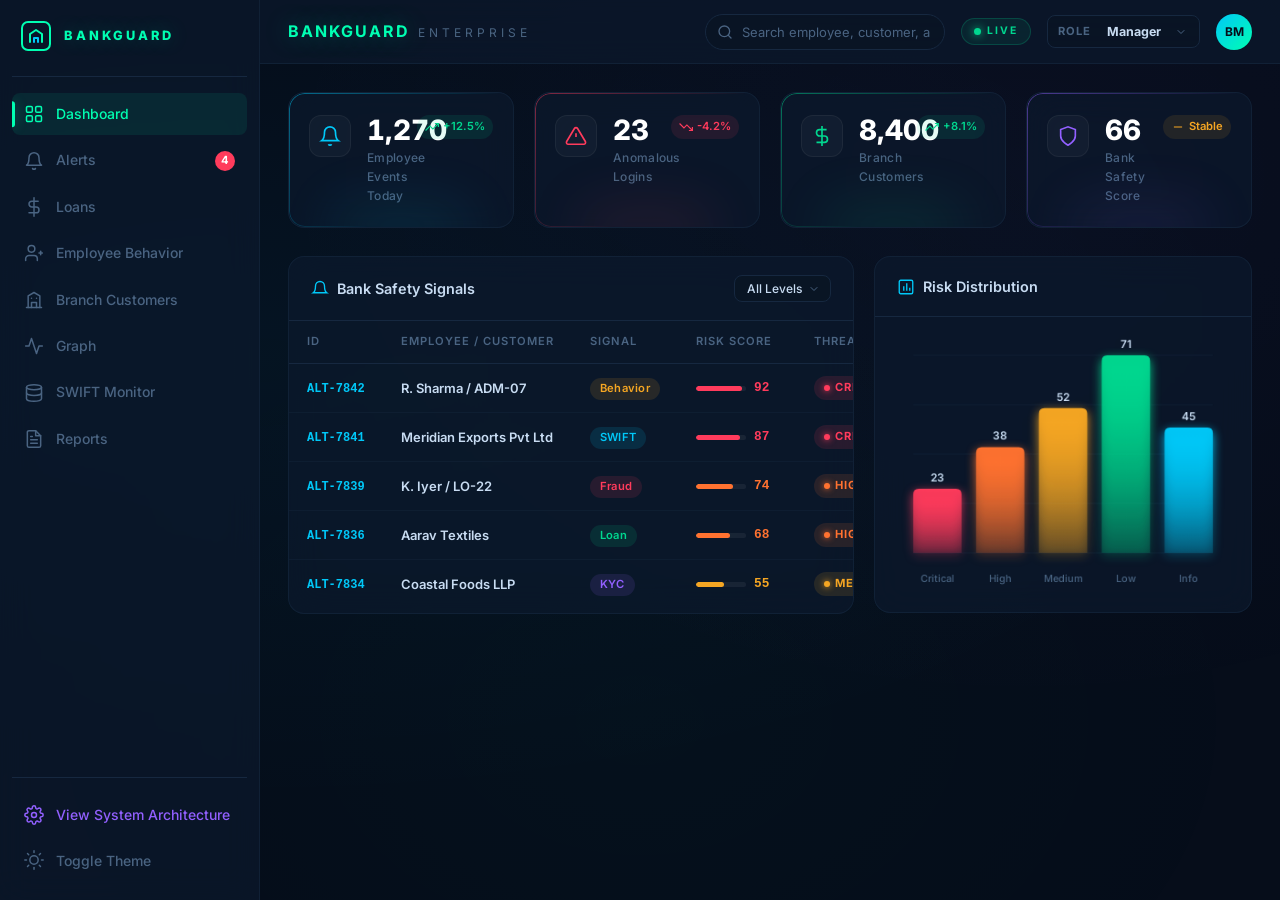
<file: frontend/index.html>
<!DOCTYPE html>
<html lang="en">
<head>
  <meta charset="UTF-8">
  <meta name="viewport" content="width=device-width, initial-scale=1.0">
  <meta name="description" content="BankGuard Enterprise — Real-time AI-powered financial threat detection, loan monitoring, and SWIFT transaction surveillance dashboard.">
  <meta name="keywords" content="BankGuard, Enterprise, Financial Security, Threat Detection, Loan Monitoring, SWIFT, Risk Management, Fraud Detection">
  <meta name="author" content="BankGuard Enterprise">
  <meta name="robots" content="index, follow">
  <meta property="og:title" content="BankGuard Enterprise Dashboard">
  <meta property="og:description" content="Real-time AI-powered financial threat detection and risk management platform.">
  <meta property="og:type" content="website">
  <meta name="theme-color" content="#060D1A">
  <title>BankGuard Enterprise — Dashboard</title>
  <link rel="preconnect" href="https://fonts.googleapis.com">
  <link rel="preconnect" href="https://fonts.gstatic.com" crossorigin>
  <link href="https://fonts.googleapis.com/css2?family=Inter:wght@300;400;500;600;700;800;900&display=swap" rel="stylesheet">
  <link rel="stylesheet" href="css/styles.css">
</head>
<body>

  <!-- ═══════════════════════════════════════════════════ -->
  <!-- SIDEBAR NAVIGATION                                  -->
  <!-- ═══════════════════════════════════════════════════ -->
  <aside id="sidebar" class="sidebar">
    <div class="sidebar__brand">
      <div class="sidebar__logo" id="sidebarLogo">
        <svg width="32" height="32" viewBox="0 0 32 32" fill="none">
          <rect x="2" y="2" width="28" height="28" rx="6" stroke="#00FFB2" stroke-width="2"/>
          <path d="M10 22V14L16 10L22 14V22" stroke="#00FFB2" stroke-width="2" stroke-linecap="round" stroke-linejoin="round"/>
          <path d="M14 22V18H18V22" stroke="#00C8F8" stroke-width="2" stroke-linecap="round" stroke-linejoin="round"/>
        </svg>
      </div>
      <span class="sidebar__title">BANKGUARD</span>
    </div>

    <nav class="sidebar__nav" id="sidebarNav">
      <a href="#" class="sidebar__link sidebar__link--active" id="navDashboard" data-page="dashboard" data-roles="manager,employee" data-tooltip="Dashboard">
        <svg class="sidebar__icon" viewBox="0 0 24 24" fill="none" stroke="currentColor" stroke-width="1.8" stroke-linecap="round" stroke-linejoin="round">
          <rect x="3" y="3" width="7" height="7" rx="1.5"/><rect x="14" y="3" width="7" height="7" rx="1.5"/>
          <rect x="3" y="14" width="7" height="7" rx="1.5"/><rect x="14" y="14" width="7" height="7" rx="1.5"/>
        </svg>
        <span class="sidebar__label">Dashboard</span>
      </a>
      <a href="#" class="sidebar__link" id="navAlerts" data-page="alerts" data-roles="manager" data-tooltip="Alerts">
        <svg class="sidebar__icon" viewBox="0 0 24 24" fill="none" stroke="currentColor" stroke-width="1.8" stroke-linecap="round" stroke-linejoin="round">
          <path d="M18 8A6 6 0 0 0 6 8c0 7-3 9-3 9h18s-3-2-3-9"/>
          <path d="M13.73 21a2 2 0 0 1-3.46 0"/>
        </svg>
        <span class="sidebar__label">Alerts</span>
        <span class="sidebar__badge" id="alertBadge">5</span>
      </a>
      <a href="#" class="sidebar__link" id="navLoans" data-page="loans" data-roles="manager,employee" data-tooltip="Loans">
        <svg class="sidebar__icon" viewBox="0 0 24 24" fill="none" stroke="currentColor" stroke-width="1.8" stroke-linecap="round" stroke-linejoin="round">
          <line x1="12" y1="1" x2="12" y2="23"/><path d="M17 5H9.5a3.5 3.5 0 0 0 0 7h5a3.5 3.5 0 0 1 0 7H6"/>
        </svg>
        <span class="sidebar__label">Loans</span>
      </a>
      <a href="#" class="sidebar__link" id="navEmployees" data-page="employees" data-roles="manager" data-tooltip="Employee Behavior">
        <svg class="sidebar__icon" viewBox="0 0 24 24" fill="none" stroke="currentColor" stroke-width="1.8" stroke-linecap="round" stroke-linejoin="round">
          <path d="M16 21v-2a4 4 0 0 0-4-4H6a4 4 0 0 0-4 4v2"/><circle cx="9" cy="7" r="4"/><path d="M22 12h-4"/><path d="M20 10v4"/>
        </svg>
        <span class="sidebar__label">Employee Behavior</span>
      </a>
      <a href="#" class="sidebar__link" id="navCustomers" data-page="customers" data-roles="manager,employee" data-tooltip="Branch Customers">
        <svg class="sidebar__icon" viewBox="0 0 24 24" fill="none" stroke="currentColor" stroke-width="1.8" stroke-linecap="round" stroke-linejoin="round">
          <path d="M3 21h18"/><path d="M5 21V7l7-4 7 4v14"/><path d="M9 21v-6h6v6"/><path d="M9 10h.01"/><path d="M15 10h.01"/>
        </svg>
        <span class="sidebar__label">Branch Customers</span>
      </a>
      <a href="#" class="sidebar__link" id="navGraph" data-page="graph" data-roles="manager" data-tooltip="Graph">
        <svg class="sidebar__icon" viewBox="0 0 24 24" fill="none" stroke="currentColor" stroke-width="1.8" stroke-linecap="round" stroke-linejoin="round">
          <polyline points="22 12 18 12 15 21 9 3 6 12 2 12"/>
        </svg>
        <span class="sidebar__label">Graph</span>
      </a>
      <a href="#" class="sidebar__link" id="navSwift" data-page="swift" data-roles="manager" data-tooltip="SWIFT Monitor">
        <svg class="sidebar__icon" viewBox="0 0 24 24" fill="none" stroke="currentColor" stroke-width="1.8" stroke-linecap="round" stroke-linejoin="round">
          <ellipse cx="12" cy="5" rx="9" ry="3"/><path d="M21 12c0 1.66-4 3-9 3s-9-1.34-9-3"/>
          <path d="M3 5v14c0 1.66 4 3 9 3s9-1.34 9-3V5"/>
        </svg>
        <span class="sidebar__label">SWIFT Monitor</span>
      </a>
      <a href="#" class="sidebar__link" id="navReports" data-page="reports" data-roles="manager" data-tooltip="Reports">
        <svg class="sidebar__icon" viewBox="0 0 24 24" fill="none" stroke="currentColor" stroke-width="1.8" stroke-linecap="round" stroke-linejoin="round">
          <path d="M14 2H6a2 2 0 0 0-2 2v16a2 2 0 0 0 2 2h12a2 2 0 0 0 2-2V8z"/><polyline points="14 2 14 8 20 8"/>
          <line x1="16" y1="13" x2="8" y2="13"/><line x1="16" y1="17" x2="8" y2="17"/><polyline points="10 9 9 9 8 9"/>
        </svg>
        <span class="sidebar__label">Reports</span>
      </a>
    </nav>

    <div class="sidebar__footer">
      <a href="../docs/system-architecture-diagrams.html" class="sidebar__link sidebar__link--arch" id="navArchitecture" data-tooltip="Architecture">
        <svg class="sidebar__icon" viewBox="0 0 24 24" fill="none" stroke="currentColor" stroke-width="1.8" stroke-linecap="round" stroke-linejoin="round">
          <circle cx="12" cy="12" r="3"/><path d="M19.4 15a1.65 1.65 0 0 0 .33 1.82l.06.06a2 2 0 1 1-2.83 2.83l-.06-.06a1.65 1.65 0 0 0-1.82-.33 1.65 1.65 0 0 0-1 1.51V21a2 2 0 0 1-4 0v-.09A1.65 1.65 0 0 0 9 19.4a1.65 1.65 0 0 0-1.82.33l-.06.06a2 2 0 1 1-2.83-2.83l.06-.06A1.65 1.65 0 0 0 4.68 15a1.65 1.65 0 0 0-1.51-1H3a2 2 0 0 1 0-4h.09A1.65 1.65 0 0 0 4.6 9a1.65 1.65 0 0 0-.33-1.82l-.06-.06a2 2 0 1 1 2.83-2.83l.06.06A1.65 1.65 0 0 0 9 4.68a1.65 1.65 0 0 0 1-1.51V3a2 2 0 0 1 4 0v.09a1.65 1.65 0 0 0 1 1.51 1.65 1.65 0 0 0 1.82-.33l.06-.06a2 2 0 1 1 2.83 2.83l-.06.06A1.65 1.65 0 0 0 19.4 9a1.65 1.65 0 0 0 1.51 1H21a2 2 0 0 1 0 4h-.09a1.65 1.65 0 0 0-1.51 1z"/>
        </svg>
        <span class="sidebar__label">View System Architecture</span>
      </a>
      <button id="themeToggle" class="sidebar__toggle" aria-label="Toggle theme">
        <svg class="sidebar__icon" viewBox="0 0 24 24" fill="none" stroke="currentColor" stroke-width="1.8" stroke-linecap="round" stroke-linejoin="round">
          <circle cx="12" cy="12" r="5"/><line x1="12" y1="1" x2="12" y2="3"/><line x1="12" y1="21" x2="12" y2="23"/>
          <line x1="4.22" y1="4.22" x2="5.64" y2="5.64"/><line x1="18.36" y1="18.36" x2="19.78" y2="19.78"/>
          <line x1="1" y1="12" x2="3" y2="12"/><line x1="21" y1="12" x2="23" y2="12"/>
          <line x1="4.22" y1="19.78" x2="5.64" y2="18.36"/><line x1="18.36" y1="5.64" x2="19.78" y2="4.22"/>
        </svg>
        <span class="sidebar__label">Toggle Theme</span>
      </button>
    </div>
  </aside>

  <!-- ═══════════════════════════════════════════════════ -->
  <!-- MAIN CONTENT                                        -->
  <!-- ═══════════════════════════════════════════════════ -->
  <main class="main" id="mainContent">

    <!-- HEADER -->
    <header class="header" id="header">
      <div class="header__left">
        <button class="header__menu-btn" id="menuToggle" aria-label="Toggle sidebar">
          <svg width="22" height="22" viewBox="0 0 24 24" fill="none" stroke="currentColor" stroke-width="2" stroke-linecap="round">
            <line x1="3" y1="6" x2="21" y2="6"/><line x1="3" y1="12" x2="21" y2="12"/><line x1="3" y1="18" x2="21" y2="18"/>
          </svg>
        </button>
        <h1 class="header__title">
          <span class="header__title-accent">BANKGUARD</span>
          <span class="header__title-sub">ENTERPRISE</span>
        </h1>
      </div>
      <div class="header__right">
        <div class="header__search" id="searchContainer">
          <svg class="header__search-icon" viewBox="0 0 24 24" fill="none" stroke="currentColor" stroke-width="2" stroke-linecap="round">
            <circle cx="11" cy="11" r="8"/><line x1="21" y1="21" x2="16.65" y2="16.65"/>
          </svg>
          <input type="text" id="searchInput" class="header__search-input" placeholder="Search employee, customer, alert..." autocomplete="off">
        </div>
        <div class="header__status" id="connectionStatus">
          <span class="header__dot header__dot--live"></span>
          <span class="header__status-text">LIVE</span>
        </div>
        <label class="header__role" for="roleSelect">
          <span>Role</span>
          <select id="roleSelect" class="header__role-select">
            <option value="manager">Manager</option>
            <option value="employee">Employee</option>
          </select>
        </label>
        <div class="header__avatar" id="userAvatar" aria-label="User profile">
          <span id="userInitials">BM</span>
        </div>
      </div>
    </header>

    <!-- ═══════════════════════════════════════════════════ -->
    <!-- PAGE: DASHBOARD                                     -->
    <!-- ═══════════════════════════════════════════════════ -->
    <section class="page page--active" id="page-dashboard">
      <div class="page__inner">
        <!-- STAT CARDS -->
        <div class="stats" id="statsGrid">
          <div class="stat-card stat-card--cyan" id="statTotalAlerts">
            <div class="stat-card__icon">
              <svg viewBox="0 0 24 24" fill="none" stroke="currentColor" stroke-width="1.8"><path d="M18 8A6 6 0 0 0 6 8c0 7-3 9-3 9h18s-3-2-3-9"/><path d="M13.73 21a2 2 0 0 1-3.46 0"/></svg>
            </div>
            <div class="stat-card__body">
              <span class="stat-card__value" data-target="1284">0</span>
              <span class="stat-card__label">Employee Events Today</span>
            </div>
            <div class="stat-card__trend stat-card__trend--up">
              <svg viewBox="0 0 24 24" fill="none" stroke="currentColor" stroke-width="2"><polyline points="23 6 13.5 15.5 8.5 10.5 1 18"/><polyline points="17 6 23 6 23 12"/></svg>
              <span>+12.5%</span>
            </div>
          </div>
          <div class="stat-card stat-card--red" id="statActiveThreats">
            <div class="stat-card__icon">
              <svg viewBox="0 0 24 24" fill="none" stroke="currentColor" stroke-width="1.8"><path d="M10.29 3.86L1.82 18a2 2 0 0 0 1.71 3h16.94a2 2 0 0 0 1.71-3L13.71 3.86a2 2 0 0 0-3.42 0z"/><line x1="12" y1="9" x2="12" y2="13"/><line x1="12" y1="17" x2="12.01" y2="17"/></svg>
            </div>
            <div class="stat-card__body">
              <span class="stat-card__value" data-target="23">0</span>
              <span class="stat-card__label">Anomalous Logins</span>
            </div>
            <div class="stat-card__trend stat-card__trend--down">
              <svg viewBox="0 0 24 24" fill="none" stroke="currentColor" stroke-width="2"><polyline points="23 18 13.5 8.5 8.5 13.5 1 6"/><polyline points="17 18 23 18 23 12"/></svg>
              <span>-4.2%</span>
            </div>
          </div>
          <div class="stat-card stat-card--green" id="statLoansMonitored">
            <div class="stat-card__icon">
              <svg viewBox="0 0 24 24" fill="none" stroke="currentColor" stroke-width="1.8"><line x1="12" y1="1" x2="12" y2="23"/><path d="M17 5H9.5a3.5 3.5 0 0 0 0 7h5a3.5 3.5 0 0 1 0 7H6"/></svg>
            </div>
            <div class="stat-card__body">
              <span class="stat-card__value" data-target="8492">0</span>
              <span class="stat-card__label">Branch Customers</span>
            </div>
            <div class="stat-card__trend stat-card__trend--up">
              <svg viewBox="0 0 24 24" fill="none" stroke="currentColor" stroke-width="2"><polyline points="23 6 13.5 15.5 8.5 10.5 1 18"/><polyline points="17 6 23 6 23 12"/></svg>
              <span>+8.1%</span>
            </div>
          </div>
          <div class="stat-card stat-card--purple" id="statRiskScore">
            <div class="stat-card__icon">
              <svg viewBox="0 0 24 24" fill="none" stroke="currentColor" stroke-width="1.8"><path d="M12 22s8-4 8-10V5l-8-3-8 3v7c0 6 8 10 8 10z"/></svg>
            </div>
            <div class="stat-card__body">
              <span class="stat-card__value" data-target="67">0</span>
              <span class="stat-card__label">Bank Safety Score</span>
            </div>
            <div class="stat-card__trend stat-card__trend--neutral">
              <svg viewBox="0 0 24 24" fill="none" stroke="currentColor" stroke-width="2"><line x1="5" y1="12" x2="19" y2="12"/></svg>
              <span>Stable</span>
            </div>
          </div>
        </div>

        <!-- CONTENT GRID -->
        <div class="content-grid" id="contentGrid">
          <!-- RECENT ALERTS TABLE -->
          <div class="card card--table" id="alertsCard">
            <div class="card__header">
              <h2 class="card__title">
                <svg class="card__title-icon" viewBox="0 0 24 24" fill="none" stroke="currentColor" stroke-width="1.8"><path d="M18 8A6 6 0 0 0 6 8c0 7-3 9-3 9h18s-3-2-3-9"/></svg>
                Bank Safety Signals
              </h2>
              <div class="card__actions">
                <select id="alertFilterDash" class="card__filter" aria-label="Filter alerts">
                  <option value="all">All Levels</option>
                  <option value="critical">Critical</option>
                  <option value="high">High</option>
                  <option value="medium">Medium</option>
                  <option value="low">Low</option>
                </select>
              </div>
            </div>
            <div class="card__body">
              <div class="table-wrap">
                <table class="table" id="alertsTable">
                  <thead><tr><th>ID</th><th>Employee / Customer</th><th>Signal</th><th>Risk Score</th><th>Threat Level</th><th>Timestamp</th></tr></thead>
                  <tbody id="alertsTableBody"></tbody>
                </table>
              </div>
            </div>
          </div>

          <!-- RISK DISTRIBUTION CHART -->
          <div class="card card--chart" id="riskChartCard">
            <div class="card__header">
              <h2 class="card__title">
                <svg class="card__title-icon" viewBox="0 0 24 24" fill="none" stroke="currentColor" stroke-width="1.8"><rect x="3" y="3" width="18" height="18" rx="2"/><polyline points="9 17 9 11"/><polyline points="13 17 13 7"/><polyline points="17 17 17 13"/></svg>
                Risk Distribution
              </h2>
            </div>
            <div class="card__body card__body--chart">
              <canvas id="riskChart" width="400" height="280"></canvas>
            </div>
          </div>
        </div>
      </div>
    </section>

    <!-- ═══════════════════════════════════════════════════ -->
    <!-- PAGE: ALERTS                                        -->
    <!-- ═══════════════════════════════════════════════════ -->
    <section class="page" id="page-alerts">
      <div class="page__inner">
        <div class="page__header">
          <h2 class="page__title">Alert Management</h2>
          <p class="page__subtitle">Real-time threat alerts across all detection modules</p>
        </div>
        <div class="stats stats--3">
          <div class="stat-card stat-card--red"><div class="stat-card__icon"><svg viewBox="0 0 24 24" fill="none" stroke="currentColor" stroke-width="1.8"><path d="M10.29 3.86L1.82 18a2 2 0 0 0 1.71 3h16.94a2 2 0 0 0 1.71-3L13.71 3.86a2 2 0 0 0-3.42 0z"/></svg></div><div class="stat-card__body"><span class="stat-card__value" data-target="7">0</span><span class="stat-card__label">Critical Alerts</span></div></div>
          <div class="stat-card stat-card--amber"><div class="stat-card__icon"><svg viewBox="0 0 24 24" fill="none" stroke="currentColor" stroke-width="1.8"><circle cx="12" cy="12" r="10"/><line x1="12" y1="8" x2="12" y2="12"/><line x1="12" y1="16" x2="12.01" y2="16"/></svg></div><div class="stat-card__body"><span class="stat-card__value" data-target="16">0</span><span class="stat-card__label">High Priority</span></div></div>
          <div class="stat-card stat-card--green"><div class="stat-card__icon"><svg viewBox="0 0 24 24" fill="none" stroke="currentColor" stroke-width="1.8"><path d="M22 11.08V12a10 10 0 1 1-5.93-9.14"/><polyline points="22 4 12 14.01 9 11.01"/></svg></div><div class="stat-card__body"><span class="stat-card__value" data-target="142">0</span><span class="stat-card__label">Resolved Today</span></div></div>
        </div>
        <div class="card">
          <div class="card__header">
            <h2 class="card__title">All Alerts</h2>
            <select id="alertFilterPage" class="card__filter"><option value="all">All Levels</option><option value="critical">Critical</option><option value="high">High</option><option value="medium">Medium</option><option value="low">Low</option></select>
          </div>
          <div class="card__body"><div class="table-wrap">
            <table class="table"><thead><tr><th>ID</th><th>Entity</th><th>Module</th><th>Risk Score</th><th>Threat Level</th><th>Timestamp</th><th>Action</th></tr></thead>
            <tbody id="alertsFullBody"></tbody></table>
          </div></div>
        </div>
      </div>
    </section>

    <!-- ═══════════════════════════════════════════════════ -->
    <!-- PAGE: LOANS                                         -->
    <!-- ═══════════════════════════════════════════════════ -->
    <section class="page" id="page-loans">
      <div class="page__inner">
        <div class="page__header">
          <h2 class="page__title">Loan Monitoring</h2>
          <p class="page__subtitle">XGBoost + SHAP-powered loan fraud probability analysis</p>
        </div>
        <div class="stats stats--4">
          <div class="stat-card stat-card--green"><div class="stat-card__icon"><svg viewBox="0 0 24 24" fill="none" stroke="currentColor" stroke-width="1.8"><path d="M22 11.08V12a10 10 0 1 1-5.93-9.14"/><polyline points="22 4 12 14.01 9 11.01"/></svg></div><div class="stat-card__body"><span class="stat-card__value" data-target="6842">0</span><span class="stat-card__label">Approved</span></div></div>
          <div class="stat-card stat-card--amber"><div class="stat-card__icon"><svg viewBox="0 0 24 24" fill="none" stroke="currentColor" stroke-width="1.8"><circle cx="12" cy="12" r="10"/><polyline points="12 6 12 12 16 14"/></svg></div><div class="stat-card__body"><span class="stat-card__value" data-target="1208">0</span><span class="stat-card__label">Pending Review</span></div></div>
          <div class="stat-card stat-card--red"><div class="stat-card__icon"><svg viewBox="0 0 24 24" fill="none" stroke="currentColor" stroke-width="1.8"><circle cx="12" cy="12" r="10"/><line x1="15" y1="9" x2="9" y2="15"/><line x1="9" y1="9" x2="15" y2="15"/></svg></div><div class="stat-card__body"><span class="stat-card__value" data-target="38">0</span><span class="stat-card__label">Held / Flagged</span></div></div>
          <div class="stat-card stat-card--purple"><div class="stat-card__icon"><svg viewBox="0 0 24 24" fill="none" stroke="currentColor" stroke-width="1.8"><path d="M12 22s8-4 8-10V5l-8-3-8 3v7c0 6 8 10 8 10z"/></svg></div><div class="stat-card__body"><span class="stat-card__value" data-target="404">0</span><span class="stat-card__label">High Risk (>70)</span></div></div>
        </div>
        <div class="card">
          <div class="card__header"><h2 class="card__title">Loan Applications Queue</h2></div>
          <div class="card__body"><div class="table-wrap">
            <table class="table"><thead><tr><th>Loan ID</th><th>Applicant</th><th>Amount (₹)</th><th>Officer</th><th>Risk Score</th><th>Status</th><th>SHAP</th></tr></thead>
            <tbody id="loansBody"></tbody></table>
          </div></div>
        </div>
      </div>
    </section>

    <!-- ═══════════════════════════════════════════════════ -->
    <!-- PAGE: GRAPH                                         -->
    <!-- ═══════════════════════════════════════════════════ -->
    <section class="page" id="page-graph">
      <div class="page__inner">
        <div class="page__header">
          <h2 class="page__title">Relationship Graph</h2>
          <p class="page__subtitle">Neo4j + Louvain community detection — Collusion cluster analysis</p>
        </div>
        <div class="stats stats--3">
          <div class="stat-card stat-card--orange"><div class="stat-card__icon"><svg viewBox="0 0 24 24" fill="none" stroke="currentColor" stroke-width="1.8"><circle cx="6" cy="6" r="3"/><circle cx="6" cy="18" r="3"/><circle cx="18" cy="18" r="3"/><line x1="6" y1="9" x2="6" y2="15"/><line x1="8.59" y1="16.41" x2="15.42" y2="19.59"/></svg></div><div class="stat-card__body"><span class="stat-card__value" data-target="12">0</span><span class="stat-card__label">Suspicious Clusters</span></div></div>
          <div class="stat-card stat-card--cyan"><div class="stat-card__icon"><svg viewBox="0 0 24 24" fill="none" stroke="currentColor" stroke-width="1.8"><polyline points="22 12 18 12 15 21 9 3 6 12 2 12"/></svg></div><div class="stat-card__body"><span class="stat-card__value" data-target="847">0</span><span class="stat-card__label">Nodes Analyzed</span></div></div>
          <div class="stat-card stat-card--purple"><div class="stat-card__icon"><svg viewBox="0 0 24 24" fill="none" stroke="currentColor" stroke-width="1.8"><path d="M16 21v-2a4 4 0 0 0-4-4H5a4 4 0 0 0-4 4v2"/><circle cx="8.5" cy="7" r="4"/><line x1="20" y1="8" x2="20" y2="14"/><line x1="23" y1="11" x2="17" y2="11"/></svg></div><div class="stat-card__body"><span class="stat-card__value" data-target="3">0</span><span class="stat-card__label">Hub Entities</span></div></div>
        </div>
        <div class="card">
          <div class="card__header"><h2 class="card__title">Network Visualization</h2></div>
          <div class="card__body card__body--chart" style="min-height:400px;">
            <canvas id="graphCanvas" width="800" height="400"></canvas>
          </div>
        </div>
      </div>
    </section>

    <!-- ═══════════════════════════════════════════════════ -->
    <!-- PAGE: SWIFT MONITOR                                 -->
    <!-- ═══════════════════════════════════════════════════ -->
    <section class="page" id="page-swift">
      <div class="page__inner">
        <div class="page__header">
          <h2 class="page__title">SWIFT / CBS Monitor</h2>
          <p class="page__subtitle">Real-time SWIFT message reconciliation with Core Banking System</p>
        </div>
        <div class="stats stats--4">
          <div class="stat-card stat-card--amber"><div class="stat-card__icon"><svg viewBox="0 0 24 24" fill="none" stroke="currentColor" stroke-width="1.8"><ellipse cx="12" cy="5" rx="9" ry="3"/><path d="M3 5v14c0 1.66 4 3 9 3s9-1.34 9-3V5"/></svg></div><div class="stat-card__body"><span class="stat-card__value" data-target="3847">0</span><span class="stat-card__label">SWIFT Messages</span></div></div>
          <div class="stat-card stat-card--green"><div class="stat-card__icon"><svg viewBox="0 0 24 24" fill="none" stroke="currentColor" stroke-width="1.8"><path d="M22 11.08V12a10 10 0 1 1-5.93-9.14"/><polyline points="22 4 12 14.01 9 11.01"/></svg></div><div class="stat-card__body"><span class="stat-card__value" data-target="3839">0</span><span class="stat-card__label">CBS Matched</span></div></div>
          <div class="stat-card stat-card--red"><div class="stat-card__icon"><svg viewBox="0 0 24 24" fill="none" stroke="currentColor" stroke-width="1.8"><circle cx="12" cy="12" r="10"/><line x1="15" y1="9" x2="9" y2="15"/><line x1="9" y1="9" x2="15" y2="15"/></svg></div><div class="stat-card__body"><span class="stat-card__value" data-target="8">0</span><span class="stat-card__label">Reconciliation Gaps</span></div></div>
          <div class="stat-card stat-card--cyan"><div class="stat-card__icon"><svg viewBox="0 0 24 24" fill="none" stroke="currentColor" stroke-width="1.8"><path d="M12 22s8-4 8-10V5l-8-3-8 3v7c0 6 8 10 8 10z"/></svg></div><div class="stat-card__body"><span class="stat-card__value" data-target="99.8">0</span><span class="stat-card__label">Match Rate %</span></div></div>
        </div>
        <div class="card">
          <div class="card__header"><h2 class="card__title">SWIFT Reconciliation Log</h2></div>
          <div class="card__body"><div class="table-wrap">
            <table class="table"><thead><tr><th>SWIFT ID</th><th>Type</th><th>Sender</th><th>Amount (₹)</th><th>Beneficiary</th><th>CBS Match</th><th>Risk Flag</th></tr></thead>
            <tbody id="swiftBody"></tbody></table>
          </div></div>
        </div>
      </div>
    </section>

    <!-- ═══════════════════════════════════════════════════ -->
    <!-- PAGE: EMPLOYEE BEHAVIOR                             -->
    <!-- ═══════════════════════════════════════════════════ -->
    <section class="page" id="page-employees">
      <div class="page__inner">
        <div class="page__header">
          <h2 class="page__title">Employee Login & Behavior Monitor</h2>
          <p class="page__subtitle">Security view across branch logins, device fingerprints, IP changes, transaction velocity, and privileged actions</p>
        </div>
        <div class="stats stats--4">
          <div class="stat-card stat-card--cyan"><div class="stat-card__icon"><svg viewBox="0 0 24 24" fill="none" stroke="currentColor" stroke-width="1.8"><path d="M15 3h4a2 2 0 0 1 2 2v14a2 2 0 0 1-2 2h-4"/><polyline points="10 17 15 12 10 7"/><line x1="15" y1="12" x2="3" y2="12"/></svg></div><div class="stat-card__body"><span class="stat-card__value" data-target="1248">0</span><span class="stat-card__label">Login Events</span></div></div>
          <div class="stat-card stat-card--red"><div class="stat-card__icon"><svg viewBox="0 0 24 24" fill="none" stroke="currentColor" stroke-width="1.8"><path d="M10.29 3.86 1.82 18a2 2 0 0 0 1.71 3h16.94a2 2 0 0 0 1.71-3L13.71 3.86a2 2 0 0 0-3.42 0z"/></svg></div><div class="stat-card__body"><span class="stat-card__value" data-target="11">0</span><span class="stat-card__label">High Risk Staff</span></div></div>
          <div class="stat-card stat-card--amber"><div class="stat-card__icon"><svg viewBox="0 0 24 24" fill="none" stroke="currentColor" stroke-width="1.8"><circle cx="12" cy="12" r="10"/><polyline points="12 6 12 12 16 14"/></svg></div><div class="stat-card__body"><span class="stat-card__value" data-target="37">0</span><span class="stat-card__label">Off-hour Sessions</span></div></div>
          <div class="stat-card stat-card--green"><div class="stat-card__icon"><svg viewBox="0 0 24 24" fill="none" stroke="currentColor" stroke-width="1.8"><path d="M12 22s8-4 8-10V5l-8-3-8 3v7c0 6 8 10 8 10z"/></svg></div><div class="stat-card__body"><span class="stat-card__value" data-target="98">0</span><span class="stat-card__label">MFA Pass Rate %</span></div></div>
        </div>
        <div class="content-grid">
          <div class="card">
            <div class="card__header"><h2 class="card__title">Employee Session Risk</h2><select id="employeeBranchFilter" class="card__filter"><option value="all">All Branches</option><option value="mumbai">Mumbai Fort</option><option value="delhi">Delhi CP</option><option value="pune">Pune Camp</option></select></div>
            <div class="card__body"><div class="table-wrap">
              <table class="table"><thead><tr><th>Employee</th><th>Branch</th><th>Role</th><th>Last Login</th><th>Device / IP</th><th>Risk</th><th>Behavior Signal</th></tr></thead>
              <tbody id="employeesBody"></tbody></table>
            </div></div>
          </div>
          <div class="card">
            <div class="card__header"><h2 class="card__title">Behavior Signals</h2></div>
            <div class="card__body">
              <div class="signal-list" id="behaviorSignals"></div>
            </div>
          </div>
        </div>
      </div>
    </section>

    <!-- ═══════════════════════════════════════════════════ -->
    <!-- PAGE: BRANCH CUSTOMERS                              -->
    <!-- ═══════════════════════════════════════════════════ -->
    <section class="page" id="page-customers">
      <div class="page__inner">
        <div class="page__header">
          <h2 class="page__title">Branch Customer Data</h2>
          <p class="page__subtitle">Branch employee view of customer profiles, KYC status, loans, deposits, relationship manager, and account risk</p>
        </div>
        <div class="stats stats--4">
          <div class="stat-card stat-card--cyan"><div class="stat-card__icon"><svg viewBox="0 0 24 24" fill="none" stroke="currentColor" stroke-width="1.8"><path d="M17 21v-2a4 4 0 0 0-4-4H5a4 4 0 0 0-4 4v2"/><circle cx="9" cy="7" r="4"/></svg></div><div class="stat-card__body"><span class="stat-card__value" data-target="8492">0</span><span class="stat-card__label">Customers Visible</span></div></div>
          <div class="stat-card stat-card--green"><div class="stat-card__icon"><svg viewBox="0 0 24 24" fill="none" stroke="currentColor" stroke-width="1.8"><path d="M22 11.08V12a10 10 0 1 1-5.93-9.14"/><polyline points="22 4 12 14.01 9 11.01"/></svg></div><div class="stat-card__body"><span class="stat-card__value" data-target="8120">0</span><span class="stat-card__label">KYC Complete</span></div></div>
          <div class="stat-card stat-card--amber"><div class="stat-card__icon"><svg viewBox="0 0 24 24" fill="none" stroke="currentColor" stroke-width="1.8"><path d="M12 8v8"/><path d="M8 12h8"/><circle cx="12" cy="12" r="10"/></svg></div><div class="stat-card__body"><span class="stat-card__value" data-target="218">0</span><span class="stat-card__label">KYC Review</span></div></div>
          <div class="stat-card stat-card--red"><div class="stat-card__icon"><svg viewBox="0 0 24 24" fill="none" stroke="currentColor" stroke-width="1.8"><path d="M12 22s8-4 8-10V5l-8-3-8 3v7c0 6 8 10 8 10z"/></svg></div><div class="stat-card__body"><span class="stat-card__value" data-target="42">0</span><span class="stat-card__label">High Risk Accounts</span></div></div>
        </div>
        <div class="card">
          <div class="card__header"><h2 class="card__title">Branch Customer Portfolio</h2><select id="customerFilter" class="card__filter"><option value="all">All Risk Levels</option><option value="critical">Critical</option><option value="high">High</option><option value="medium">Medium</option><option value="low">Low</option></select></div>
          <div class="card__body"><div class="table-wrap">
            <table class="table"><thead><tr><th>Customer</th><th>Branch</th><th>Customer ID</th><th>KYC</th><th>Loans</th><th>Deposits</th><th>RM</th><th>Risk</th><th>Action</th></tr></thead>
            <tbody id="customersBody"></tbody></table>
          </div></div>
        </div>
      </div>
    </section>

    <!-- ═══════════════════════════════════════════════════ -->
    <!-- PAGE: REPORTS                                       -->
    <!-- ═══════════════════════════════════════════════════ -->
    <section class="page" id="page-reports">
      <div class="page__inner">
        <div class="page__header">
          <h2 class="page__title">Reports & Audit</h2>
          <p class="page__subtitle">NLG-generated explanations · SHAP attribution · Compliance audit trail</p>
        </div>
        <div class="stats stats--3">
          <div class="stat-card stat-card--purple"><div class="stat-card__icon"><svg viewBox="0 0 24 24" fill="none" stroke="currentColor" stroke-width="1.8"><path d="M14 2H6a2 2 0 0 0-2 2v16a2 2 0 0 0 2 2h12a2 2 0 0 0 2-2V8z"/><polyline points="14 2 14 8 20 8"/></svg></div><div class="stat-card__body"><span class="stat-card__value" data-target="284">0</span><span class="stat-card__label">Reports Generated</span></div></div>
          <div class="stat-card stat-card--amber"><div class="stat-card__icon"><svg viewBox="0 0 24 24" fill="none" stroke="currentColor" stroke-width="1.8"><path d="M12 22s8-4 8-10V5l-8-3-8 3v7c0 6 8 10 8 10z"/></svg></div><div class="stat-card__body"><span class="stat-card__value" data-target="18">0</span><span class="stat-card__label">SAR Filed</span></div></div>
          <div class="stat-card stat-card--green"><div class="stat-card__icon"><svg viewBox="0 0 24 24" fill="none" stroke="currentColor" stroke-width="1.8"><path d="M22 11.08V12a10 10 0 1 1-5.93-9.14"/><polyline points="22 4 12 14.01 9 11.01"/></svg></div><div class="stat-card__body"><span class="stat-card__value" data-target="96">0</span><span class="stat-card__label">Audit Pass Rate %</span></div></div>
        </div>
        <div class="card">
          <div class="card__header"><h2 class="card__title">Recent Audit Reports</h2></div>
          <div class="card__body"><div class="table-wrap">
            <table class="table"><thead><tr><th>Report ID</th><th>Entity</th><th>Type</th><th>Risk Score</th><th>Generated</th><th>Status</th><th>Download</th></tr></thead>
            <tbody id="reportsBody"></tbody></table>
          </div></div>
        </div>
      </div>
    </section>

  </main>

  <!-- ═══════════════════════════════════════════════════ -->
  <!-- DETAIL VIEW MODAL                                   -->
  <!-- ═══════════════════════════════════════════════════ -->
  <div class="detail-view" id="detailView">
    <div class="detail-modal">
      <div id="detailViewContent"></div>
    </div>
  </div>

  <!-- MOBILE SIDEBAR OVERLAY -->
  <div class="sidebar-overlay" id="sidebarOverlay"></div>

  <script src="js/app.js"></script>
</body>
</html>
</file>
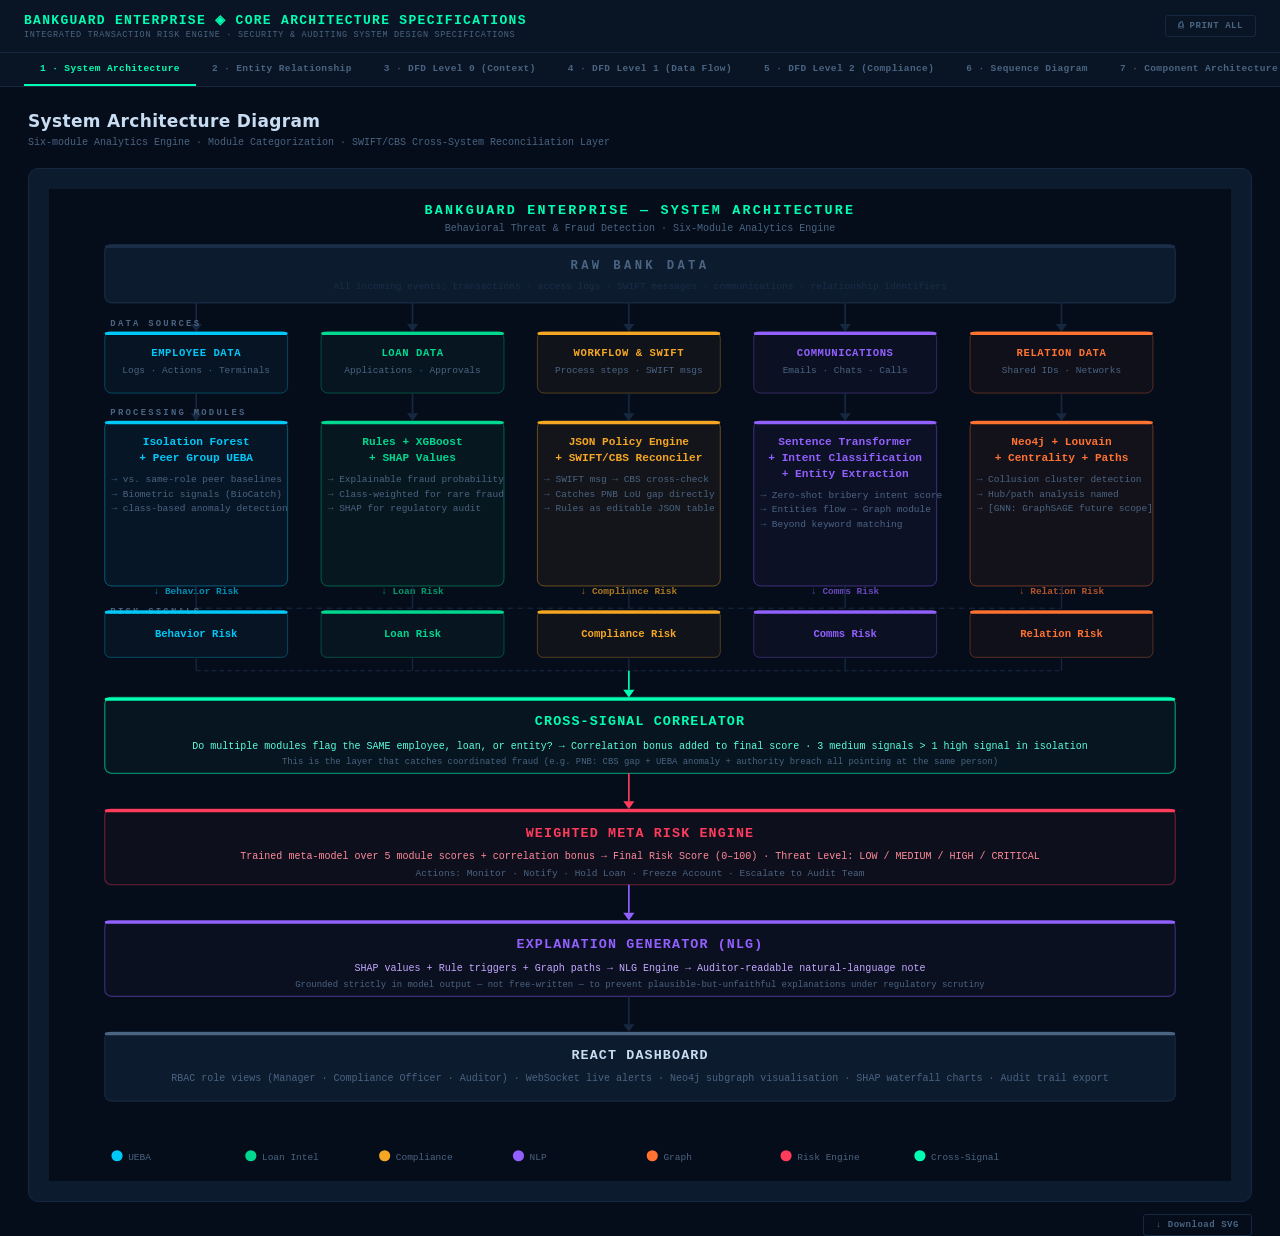
<file: docs/system-architecture-diagrams.html>
<!DOCTYPE html>
<html lang="en">
<head>
<meta charset="UTF-8">
<meta name="viewport" content="width=device-width, initial-scale=1.0">
<title>BankGuard Enterprise · Core Specifications</title>
<style>
*{box-sizing:border-box;margin:0;padding:0}
:root{
  --bg:#060D1A;--surf:#091524;--card:#0D1B2E;--bord:#162840;
  --text:#C8DCF2;--muted:#4A6482;--dim:#1A2E48;
  --cyan:#00C8F8;--green:#00D78F;--amber:#F5A623;
  --purple:#9260FF;--orange:#FF7230;--red:#FF3B5C;--neon:#00FFB2;
}
body{background:var(--bg);color:var(--text);font-family:'Segoe UI',system-ui,sans-serif;min-height:100vh;overflow-x:hidden}
/* ── Header ── */
.hdr{background:var(--surf);border-bottom:1px solid var(--bord);padding:12px 24px;
  display:flex;align-items:center;justify-content:space-between;position:sticky;top:0;z-index:99}
.logo{font-family:'Courier New',monospace;font-size:13px;font-weight:700;color:var(--neon);letter-spacing:.1em}
.logo-sub{font-family:'Courier New',monospace;font-size:8.5px;color:var(--muted);letter-spacing:.08em;margin-top:2px}
.hdr-right{display:flex;align-items:center;gap:12px}
.print-btn{font-family:'Courier New',monospace;font-size:9px;font-weight:700;letter-spacing:.06em;
  padding:5px 12px;border-radius:3px;cursor:pointer;border:1px solid var(--bord);
  background:transparent;color:var(--muted);transition:all .2s}
.print-btn:hover{border-color:var(--neon);color:var(--neon)}
/* ── Tabs ── */
.tabs-bar{background:var(--surf);border-bottom:1px solid var(--bord);padding:0 24px;
  display:flex;gap:0;overflow-x:auto;scrollbar-width:none}
.tabs-bar::-webkit-scrollbar{display:none}
.tab{font-family:'Courier New',monospace;font-size:9.5px;font-weight:700;letter-spacing:.04em;
  padding:10px 16px;cursor:pointer;border:none;background:transparent;
  color:var(--muted);border-bottom:2px solid transparent;white-space:nowrap;transition:all .2s}
.tab.active{color:var(--neon);border-bottom-color:var(--neon)}
.tab:hover:not(.active){color:var(--text)}
/* ── Content ── */
.page{display:none;padding:24px 28px}
.page.active{display:block}
.page-hdr{margin-bottom:18px}
.page-title{font-size:17px;font-weight:700;color:var(--text);letter-spacing:.02em}
.page-meta{font-family:'Courier New',monospace;font-size:10px;color:var(--muted);margin-top:4px;line-height:1.5}
.diagram-wrap{background:var(--card);border:1px solid var(--bord);border-radius:10px;
  overflow:auto;padding:20px}
.diagram-wrap svg{display:block;min-height:100px}
.dlbtn{font-family:'Courier New',monospace;font-size:9px;font-weight:700;letter-spacing:.06em;
  padding:5px 12px;border-radius:3px;cursor:pointer;border:1px solid var(--bord);
  background:transparent;color:var(--muted);transition:all .2s;margin-top:12px;float:right}
.dlbtn:hover{border-color:var(--cyan);color:var(--cyan)}
/* ── Print ── */
@media print{
  .hdr .hdr-right,.tabs-bar{display:none}
  .page{display:block!important;page-break-after:always;padding:10px}
  body{background:#fff;color:#000}
  .diagram-wrap{border:1px solid #ccc;background:#fff}
}
</style>
</head>
<body>

<!-- Header -->
<header class="hdr">
  <div>
    <div class="logo">BANKGUARD ENTERPRISE ◈ CORE ARCHITECTURE SPECIFICATIONS</div>
    <div class="logo-sub">INTEGRATED TRANSACTION RISK ENGINE · SECURITY & AUDITING SYSTEM DESIGN SPECIFICATIONS</div>
  </div>
  <div class="hdr-right">
    <button class="print-btn" onclick="window.print()">⎙ PRINT ALL</button>
  </div>
</header>

<!-- Tab bar -->
<div class="tabs-bar">
  <button class="tab active" onclick="showPage('p1',this)">1 · System Architecture</button>
  <button class="tab" onclick="showPage('p2',this)">2 · Entity Relationship</button>
  <button class="tab" onclick="showPage('p3_0',this)">3 · DFD Level 0 (Context)</button>
  <button class="tab" onclick="showPage('p3',this)">4 · DFD Level 1 (Data Flow)</button>
  <button class="tab" onclick="showPage('p3_2',this)">5 · DFD Level 2 (Compliance)</button>
  <button class="tab" onclick="showPage('p4',this)">6 · Sequence Diagram</button>
  <button class="tab" onclick="showPage('p5',this)">7 · Component Architecture</button>
  <button class="tab" onclick="showPage('p6',this)">8 · Deployment Architecture</button>
  <button class="tab" onclick="showPage('p7',this)">9 · Analytics Pipeline</button>
  <button class="tab" onclick="showPage('p8',this)">10 · UML Use Case Diagram</button>
</div>

<!-- Pages -->
<div id="p1" class="page active">
  <div class="page-hdr">
    <div class="page-title">System Architecture Diagram</div>
    <div class="page-meta">Six-module Analytics Engine · Module Categorization · SWIFT/CBS Cross-System Reconciliation Layer</div>
  </div>
  <div class="diagram-wrap"><div id="svg-arch"></div></div>
  <button class="dlbtn" onclick="downloadSVG('svg-arch','bankguard-architecture.svg')">↓ Download SVG</button>
</div>

<div id="p2" class="page">
  <div class="page-hdr">
    <div class="page-title">Entity Relationship Diagram (ERD)</div>
    <div class="page-meta">PostgreSQL schema · 10 core entities · Cardinality notation · Primary keys (🔑) and foreign keys (🔗) marked</div>
  </div>
  <div class="diagram-wrap"><div id="svg-erd"></div></div>
  <button class="dlbtn" onclick="downloadSVG('svg-erd','bankguard-erd.svg')">↓ Download SVG</button>
</div>

<div id="p3_0" class="page">
  <div class="page-hdr">
    <div class="page-title">Data Flow Diagram — Level 0 (Context Diagram)</div>
    <div class="page-meta">Yourdon-DeMarco notation · Centralized system process · Labeled system boundary flows</div>
  </div>
  <div class="diagram-wrap"><div id="svg-dfd0"></div></div>
  <button class="dlbtn" onclick="downloadSVG('svg-dfd0','bankguard-dfd0.svg')">↓ Download SVG</button>
</div>

<div id="p3" class="page">
  <div class="page-hdr">
    <div class="page-title">Data Flow Diagram — Level 1</div>
    <div class="page-meta">Yourdon-DeMarco notation · External entities · 6 processes · 5 data stores · Labeled data flows</div>
  </div>
  <div class="diagram-wrap"><div id="svg-dfd"></div></div>
  <button class="dlbtn" onclick="downloadSVG('svg-dfd','bankguard-dfd.svg')">↓ Download SVG</button>
</div>

<div id="p3_2" class="page">
  <div class="page-hdr">
    <div class="page-title">Data Flow Diagram — Level 2 (Compliance Detail)</div>
    <div class="page-meta">Yourdon-DeMarco notation · Decomposed SWIFT & CBS reconciliation sub-processes</div>
  </div>
  <div class="diagram-wrap"><div id="svg-dfd2"></div></div>
  <button class="dlbtn" onclick="downloadSVG('svg-dfd2','bankguard-dfd2.svg')">↓ Download SVG</button>
</div>

<div id="p4" class="page">
  <div class="page-hdr">
    <div class="page-title">Sequence Diagram — SWIFT/CBS Fraud Detection</div>
    <div class="page-meta">PNB/Nirav Modi scenario (₹485 Cr LoU) · 7 actors · 12 message steps · Real-time detection flow</div>
  </div>
  <div class="diagram-wrap"><div id="svg-seq"></div></div>
  <button class="dlbtn" onclick="downloadSVG('svg-seq','bankguard-sequence.svg')">↓ Download SVG</button>
</div>

<div id="p5" class="page">
  <div class="page-hdr">
    <div class="page-title">Component Architecture Diagram</div>
    <div class="page-meta">React.js frontend · FastAPI backend · ML analytics service layer · PostgreSQL · Neo4j · Redis · NLG report engine</div>
  </div>
  <div class="diagram-wrap"><div id="svg-comp"></div></div>
  <button class="dlbtn" onclick="downloadSVG('svg-comp','bankguard-components.svg')">↓ Download SVG</button>
</div>

<div id="p6" class="page">
  <div class="page-hdr">
    <div class="page-title">Deployment Architecture Diagram</div>
    <div class="page-meta">Docker containerized · Nginx reverse proxy · FastAPI workers · PostgreSQL + Neo4j + Redis · External APIs</div>
  </div>
  <div class="diagram-wrap"><div id="svg-deploy"></div></div>
  <button class="dlbtn" onclick="downloadSVG('svg-deploy','bankguard-deployment.svg')">↓ Download SVG</button>
</div>

<div id="p7" class="page">
  <div class="page-hdr">
    <div class="page-title">Analytics Pipeline Diagram</div>
    <div class="page-meta">End-to-end analytical pipeline · Ingestion → Feature Engineering → 5 Parallel Analytics Models → Meta Aggregation → NLG Explanation</div>
  </div>
  <div class="diagram-wrap"><div id="svg-ml"></div></div>
  <button class="dlbtn" onclick="downloadSVG('svg-ml','bankguard-mlpipeline.svg')">↓ Download SVG</button>
</div>

<div id="p8" class="page">
  <div class="page-hdr">
    <div class="page-title">UML Use Case Diagram</div>
    <div class="page-meta">Standard UML notation · External Actor roles (Employee, Manager, Auditor) and system boundaries</div>
  </div>
  <div class="diagram-wrap"><div id="svg-usecase"></div></div>
  <button class="dlbtn" onclick="downloadSVG('svg-usecase','bankguard-usecase.svg')">↓ Download SVG</button>
</div>

<script>
// ──────────────────────────────────────────────────────────────
// GLOBALS
// ──────────────────────────────────────────────────────────────
const C={bg:'#060D1A',surf:'#091524',card:'#0D1B2E',bord:'#162840',
  text:'#C8DCF2',muted:'#4A6482',dim:'#1A2E48',
  cyan:'#00C8F8',green:'#00D78F',amber:'#F5A623',
  purple:'#9260FF',orange:'#FF7230',red:'#FF3B5C',neon:'#00FFB2'};
const MONO="'Courier New',Courier,monospace";
const rendered={};

function showPage(id,btn){
  document.querySelectorAll('.page').forEach(p=>p.classList.remove('active'));
  document.querySelectorAll('.tab').forEach(t=>t.classList.remove('active'));
  document.getElementById(id).classList.add('active');
  btn.classList.add('active');
  if(!rendered[id]){rendered[id]=true;renderMap[id]();}
}
function downloadSVG(containerId,filename){
  const svgEl=document.querySelector('#'+containerId+' svg');
  if(!svgEl)return;
  const data=new XMLSerializer().serializeToString(svgEl);
  const blob=new Blob([data],{type:'image/svg+xml'});
  const url=URL.createObjectURL(blob);
  const a=document.createElement('a');a.href=url;a.download=filename;a.click();
  URL.revokeObjectURL(url);
}

// ── SVG helpers ──────────────────────────────────────────────
const NS='http://www.w3.org/2000/svg';
function el(tag,attrs={}){
  const e=document.createElementNS(NS,tag);
  Object.entries(attrs).forEach(([k,v])=>e.setAttribute(k,v));
  return e;
}
function svgRoot(w,h){
  return el('svg',{viewBox:`0 0 ${w} ${h}`,xmlns:NS,
    style:`display:block;min-width:${w}px;font-family:${MONO};`});
}
function g(...children){const e=el('g');children.forEach(c=>c&&e.appendChild(c));return e;}
function rect(x,y,w,h,opts={}){
  return el('rect',{x,y,width:w,height:h,rx:opts.rx??6,
    fill:opts.fill||C.card,stroke:opts.stroke||C.bord,'stroke-width':opts.sw||1,
    ...(opts.extra||{})});
}
function txt(str,x,y,opts={}){
  const t=el('text',{x,y,'text-anchor':opts.anchor||'middle',fill:opts.fill||C.text,
    'font-size':opts.size||10,'font-weight':opts.weight||'normal',
    'font-family':opts.mono!==false?MONO:'inherit',
    'letter-spacing':opts.ls||'0',...(opts.extra||{})});
  if(Array.isArray(str)){
    str.forEach((s,i)=>{
      const ts=el('tspan',{x,dy:i===0?'0':'1.3em'});
      ts.textContent=s;t.appendChild(ts);
    });
  }else{t.textContent=str;}
  return t;
}
function line(x1,y1,x2,y2,opts={}){
  return el('line',{x1,y1,x2,y2,stroke:opts.stroke||C.bord,
    'stroke-width':opts.sw||1.5,'stroke-dasharray':opts.dash||'none'});
}
function arrow(x1,y1,x2,y2,color,sw=1.5){
  const g2=el('g');
  g2.appendChild(line(x1,y1,x2,y2-7,{stroke:color,sw}));
  g2.appendChild(el('polygon',{points:`${x2},${y2} ${x2-5},${y2-7} ${x2+5},${y2-7}`,fill:color}));
  return g2;
}
function arrowH(x1,y,x2,color,sw=1.5){
  const g2=el('g');
  g2.appendChild(line(x1,y,x2-7,y,{stroke:color,sw}));
  g2.appendChild(el('polygon',{points:`${x2},${y} ${x2-7},${y-5} ${x2-7},${y+5}`,fill:color}));
  return g2;
}
function badge(x,y,w,label,col){
  const bg=g();
  bg.appendChild(rect(x,y,w,15,{fill:`${col}15`,stroke:col,sw:.7,rx:2,extra:{'stroke-opacity':'.6'}}));
  bg.appendChild(txt(label,x+w/2,y+10.5,{fill:col,size:8,weight:'700',ls:'.5'}));
  return bg;
}
function colTop(x,y,w,h,col,title,lines,tag,tagColor){
  const gg=el('g');
  gg.appendChild(rect(x,y,w,h,{fill:`${col}0D`,stroke:col,sw:.8,extra:{'stroke-opacity':'.45'}}));
  gg.appendChild(rect(x,y,w,3,{fill:col,stroke:'none',rx:3}));
  if(tag) gg.appendChild(badge(x+w-50,y+8,46,tag,tagColor||C.amber));
  const titleLines=Array.isArray(title)?title:[title];
  titleLines.forEach((t,i)=>gg.appendChild(txt(t,x+w/2,y+22+i*14,{fill:col,size:10,weight:'700'})));
  const noteY=y+22+titleLines.length*14+5;
  lines.forEach((l,i)=>gg.appendChild(txt('→ '+l,x+6,noteY+i*13,{anchor:'start',fill:C.muted,size:8.5})));
  return gg;
}

// ── DEFS helper (arrowhead markers) ─────────────────────────
function makeDefs(svg,colors){
  const defs=el('defs');
  colors.forEach(([id,col])=>{
    const m=el('marker',{id,markerWidth:'9',markerHeight:'9',refX:'8',refY:'3',orient:'auto'});
    m.appendChild(el('path',{d:'M0,0 L0,6 L8,3 z',fill:col}));
    defs.appendChild(m);
  });
  svg.appendChild(defs);
}

// ──────────────────────────────────────────────────────────────
// DIAGRAM 1 — SYSTEM ARCHITECTURE
// ──────────────────────────────────────────────────────────────
function renderArch(){
  const W=1060,H=890;
  const s=svgRoot(W,H);
  // bg
  s.appendChild(rect(0,0,W,H,{fill:C.bg,stroke:'none',rx:0}));

  const CX=[132,326,520,714,908]; // column centers
  const CL=[50,244,438,632,826];  // column left edges
  const CW=164;

  const mods=[
    {color:C.cyan,  srcLabel:'EMPLOYEE DATA',    srcSub:'Logs · Actions · Terminals',
     procTitle:['Isolation Forest','+ Peer Group UEBA'],
     notes:['vs. same-role peer baselines','Biometric signals (BioCatch)','class-based anomaly detection'],
     sig:'Behavior Risk'},
    {color:C.green, srcLabel:'LOAN DATA',         srcSub:'Applications · Approvals',
     procTitle:['Rules + XGBoost','+ SHAP Values'],
     notes:['Explainable fraud probability','Class-weighted for rare fraud','SHAP for regulatory audit'],
     sig:'Loan Risk'},
    {color:C.amber, srcLabel:'WORKFLOW & SWIFT',  srcSub:'Process steps · SWIFT msgs',
     procTitle:['JSON Policy Engine','+ SWIFT/CBS Reconciler'],
     notes:['SWIFT msg → CBS cross-check','Catches PNB LoU gap directly','Rules as editable JSON table'],
     sig:'Compliance Risk'},
    {color:C.purple,srcLabel:'COMMUNICATIONS',    srcSub:'Emails · Chats · Calls',
     procTitle:['Sentence Transformer','+ Intent Classification','+ Entity Extraction'],
     notes:['Zero-shot bribery intent score','Entities flow → Graph module','Beyond keyword matching'],
     sig:'Comms Risk'},
    {color:C.orange,srcLabel:'RELATION DATA',     srcSub:'Shared IDs · Networks',
     procTitle:['Neo4j + Louvain','+ Centrality + Paths'],
     notes:['Collusion cluster detection','Hub/path analysis named','[GNN: GraphSAGE future scope]'],
     sig:'Relation Risk'},
  ];

  // Title
  s.appendChild(txt('BANKGUARD ENTERPRISE — SYSTEM ARCHITECTURE',W/2,22,{fill:C.neon,size:12,weight:'700',ls:'2'}));
  s.appendChild(txt('Behavioral Threat & Fraud Detection · Six-Module Analytics Engine',W/2,38,{fill:C.muted,size:9}));

  // Layer 0: RAW DATA
  const L0Y=50;
  s.appendChild(rect(50,L0Y,960,52,{fill:C.card,stroke:C.bord,sw:1.2}));
  s.appendChild(rect(50,L0Y,960,3,{fill:C.dim,stroke:'none',rx:4}));
  s.appendChild(txt('RAW BANK DATA',W/2,L0Y+22,{fill:C.muted,size:11,weight:'700',ls:'3'}));
  s.appendChild(txt('All incoming events: transactions · access logs · SWIFT messages · communications · relationship identifiers',W/2,L0Y+40,{fill:C.dim,size:8.5}));

  // arrows L0→L1
  CX.forEach(cx=>s.appendChild(arrow(cx,L0Y+52,cx,L0Y+78,C.bord)));

  // Layer 1: Data Sources
  const L1Y=L0Y+78;
  mods.forEach((m,i)=>{
    s.appendChild(rect(CL[i],L1Y,CW,55,{fill:`${m.color}0A`,stroke:m.color,sw:.7,extra:{'stroke-opacity':'.4'}}));
    s.appendChild(rect(CL[i],L1Y,CW,3,{fill:m.color,stroke:'none',rx:3}));
    s.appendChild(txt(m.srcLabel,CX[i],L1Y+22,{fill:m.color,size:9.5,weight:'700',ls:'0.5'}));
    s.appendChild(txt(m.srcSub,CX[i],L1Y+37,{fill:C.muted,size:8.5}));
  });
  // section label
  s.appendChild(txt('DATA SOURCES',55,L1Y-5,{anchor:'start',fill:C.muted,size:8,weight:'700',ls:'2'}));

  // arrows L1→L2
  const L2Y=L1Y+80;
  CX.forEach(cx=>s.appendChild(arrow(cx,L1Y+55,cx,L2Y,C.bord)));

  // Layer 2: Processing Modules
  s.appendChild(txt('PROCESSING MODULES',55,L2Y-5,{anchor:'start',fill:C.muted,size:8,weight:'700',ls:'2'}));
  mods.forEach((m,i)=>{
    const cc=colTop(CL[i],L2Y,CW,148,m.color,m.procTitle,m.notes,m.tag,m.tagC||C.amber);
    s.appendChild(cc);
    // output signal label at bottom
    s.appendChild(txt('↓ '+m.sig,CX[i],L2Y+155,{fill:m.color,size:8.5,weight:'700',extra:{opacity:'.7'}}));
  });

  // gather lines L2→L3 signals
  const L3Y=L2Y+168;
  CX.forEach(cx=>s.appendChild(line(cx,L2Y+148,cx,L3Y,{stroke:C.bord,sw:1.2})));
  // horizontal gather
  s.appendChild(line(CX[0],L3Y,CX[4],L3Y,{stroke:C.bord,sw:1,dash:'5,4'}));

  // Layer 3: Risk Signals
  s.appendChild(txt('RISK SIGNALS',55,L3Y+5,{anchor:'start',fill:C.muted,size:8,weight:'700',ls:'2'}));
  mods.forEach((m,i)=>{
    s.appendChild(rect(CL[i],L3Y+2,CW,42,{fill:`${m.color}0A`,stroke:m.color,sw:.7,rx:5,extra:{'stroke-opacity':'.4'}}));
    s.appendChild(rect(CL[i],L3Y+2,CW,3,{fill:m.color,stroke:'none',rx:3}));
    s.appendChild(txt(m.sig,CX[i],L3Y+26,{fill:m.color,size:9.5,weight:'700'}));
  });

  // gather funnel → Correlator
  const L4Y=L3Y+80;
  CX.forEach((cx,i)=>{
    const targetX=520;
    s.appendChild(el('line',{x1:cx,y1:L3Y+44,x2:cx,y2:L3Y+56,stroke:C.bord,'stroke-width':'1.2'}));
  });
  s.appendChild(line(CX[0],L3Y+56,CX[4],L3Y+56,{stroke:C.bord,sw:1,dash:'4,3'}));
  s.appendChild(arrow(520,L3Y+56,520,L4Y,C.neon));

  // Layer 4: Cross-Signal Correlator
  const box4=g();
  box4.appendChild(rect(50,L4Y,960,68,{fill:`${C.neon}08`,stroke:C.neon,sw:1.2,extra:{'stroke-opacity':'.5'}}));
  box4.appendChild(rect(50,L4Y,960,3,{fill:C.neon,stroke:'none',rx:3}));
  box4.appendChild(txt('CROSS-SIGNAL CORRELATOR',W/2,L4Y+25,{fill:C.neon,size:12,weight:'700',ls:'1'}));
  box4.appendChild(txt('Do multiple modules flag the SAME employee, loan, or entity?  →  Correlation bonus added to final score  ·  3 medium signals > 1 high signal in isolation',W/2,L4Y+46,{fill:'#5AFFE0',size:9}));
  box4.appendChild(txt('This is the layer that catches coordinated fraud (e.g. PNB: CBS gap + UEBA anomaly + authority breach all pointing at the same person)',W/2,L4Y+60,{fill:C.muted,size:8}));
  s.appendChild(box4);

  // arrow L4→L5
  const L5Y=L4Y+100;
  s.appendChild(arrow(520,L4Y+68,520,L5Y,C.red));

  // Layer 5: Risk Engine
  const box5=g();
  box5.appendChild(rect(50,L5Y,960,68,{fill:`${C.red}08`,stroke:C.red,sw:1,extra:{'stroke-opacity':'.4'}}));
  box5.appendChild(rect(50,L5Y,960,3,{fill:C.red,stroke:'none',rx:3}));
  box5.appendChild(txt('WEIGHTED META RISK ENGINE',W/2,L5Y+25,{fill:C.red,size:12,weight:'700',ls:'1'}));
  box5.appendChild(txt('Trained meta-model over 5 module scores + correlation bonus  →  Final Risk Score (0–100)  ·  Threat Level: LOW / MEDIUM / HIGH / CRITICAL',W/2,L5Y+45,{fill:'#FF8A9A',size:9}));
  box5.appendChild(txt('Actions: Monitor · Notify · Hold Loan · Freeze Account · Escalate to Audit Team',W/2,L5Y+60,{fill:C.muted,size:8.5}));
  s.appendChild(box5);

  // arrow L5→L6
  const L6Y=L5Y+100;
  s.appendChild(arrow(520,L5Y+68,520,L6Y,C.purple));

  // Layer 6: Explanation Generator
  const box6=g();
  box6.appendChild(rect(50,L6Y,960,68,{fill:`${C.purple}08`,stroke:C.purple,sw:1,extra:{'stroke-opacity':'.4'}}));
  box6.appendChild(rect(50,L6Y,960,3,{fill:C.purple,stroke:'none',rx:3}));
  box6.appendChild(txt('EXPLANATION GENERATOR (NLG)',W/2,L6Y+25,{fill:C.purple,size:12,weight:'700',ls:'1'}));
  box6.appendChild(txt('SHAP values + Rule triggers + Graph paths  →  NLG Engine  →  Auditor-readable natural-language note',W/2,L6Y+45,{fill:'#C4A8FF',size:9}));
  box6.appendChild(txt('Grounded strictly in model output — not free-written — to prevent plausible-but-unfaithful explanations under regulatory scrutiny',W/2,L6Y+60,{fill:C.muted,size:8}));
  s.appendChild(box6);

  // arrow L6→L7
  const L7Y=L6Y+100;
  s.appendChild(arrow(520,L6Y+68,520,L7Y,C.bord));

  // Layer 7: Dashboard
  const box7=g();
  box7.appendChild(rect(50,L7Y,960,62,{fill:C.card,stroke:C.bord,sw:1}));
  box7.appendChild(rect(50,L7Y,960,3,{fill:C.muted,stroke:'none',rx:3}));
  box7.appendChild(txt('REACT DASHBOARD',W/2,L7Y+24,{fill:C.text,size:12,weight:'700',ls:'1'}));
  box7.appendChild(txt('RBAC role views (Manager · Compliance Officer · Auditor)  ·  WebSocket live alerts  ·  Neo4j subgraph visualisation  ·  SHAP waterfall charts  ·  Audit trail export',W/2,L7Y+44,{fill:C.muted,size:9}));
  s.appendChild(box7);

  // Legend
  const LGX=55,LGY=H-28;
  [[C.cyan,'UEBA'],[C.green,'Loan Intel'],[C.amber,'Compliance'],[C.purple,'NLP'],[C.orange,'Graph'],[C.red,'Risk Engine'],[C.neon,'Cross-Signal']].forEach(([col,lbl],i)=>{
    const ox=i*120;
    s.appendChild(el('circle',{cx:LGX+ox+6,cy:LGY+5,r:'5',fill:col}));
    s.appendChild(txt(lbl,LGX+ox+16,LGY+9,{anchor:'start',fill:C.muted,size:8.5}));
  });

  document.getElementById('svg-arch').appendChild(s);
}

// ──────────────────────────────────────────────────────────────
// DIAGRAM 2 — ERD
// ──────────────────────────────────────────────────────────────
function renderERD(){
  const W=1260,H=960;
  const s=svgRoot(W,H);
  s.appendChild(rect(0,0,W,H,{fill:C.bg,stroke:'none',rx:0}));
  s.appendChild(txt('BANKGUARD ENTERPRISE — ENTITY RELATIONSHIP DIAGRAM',W/2,22,{fill:C.neon,size:12,weight:'700',ls:'2'}));
  s.appendChild(txt('PostgreSQL Schema · 10 Core Entities · Cardinality Notation · PK (🔑) and FK (🔗) marked',W/2,38,{fill:C.muted,size:9}));

  function entity(x,y,w,title,color,attrs){
    const ROW=17,HEAD=28;
    const h=HEAD+attrs.length*ROW+4;
    const gg=el('g');
    // shadow
    gg.appendChild(rect(x+3,y+3,w,h,{fill:'#00000033',stroke:'none',rx:6}));
    // body
    gg.appendChild(rect(x,y,w,h,{fill:'#0A1525',stroke:color,sw:1.2,rx:6,extra:{'stroke-opacity':'.6'}}));
    // header
    gg.appendChild(rect(x,y,w,HEAD,{fill:`${color}22`,stroke:'none',rx:6}));
    gg.appendChild(rect(x,y+HEAD-4,w,4,{fill:`${color}22`,stroke:'none',rx:0}));
    gg.appendChild(txt(title,x+w/2,y+HEAD-9,{fill:color,size:10,weight:'700',ls:'.5'}));
    // divider
    gg.appendChild(line(x,y+HEAD,x+w,y+HEAD,{stroke:`${color}33`,sw:.8}));
    // attributes
    attrs.forEach((a,i)=>{
      const ay=y+HEAD+4+i*ROW;
      if(i%2===0) gg.appendChild(rect(x+1,ay-1,w-2,ROW,{fill:'#FFFFFF04',stroke:'none',rx:2}));
      let prefix='';
      if(a.pk) prefix='🔑 ';
      else if(a.fk) prefix='🔗 ';
      const fc=a.pk?C.amber:a.fk?C.cyan:C.text;
      const fw=a.pk||a.fk?'700':'normal';
      gg.appendChild(txt(prefix+a.n,x+8,ay+12,{anchor:'start',fill:fc,size:8.5,weight:fw}));
      gg.appendChild(txt(a.t,x+w-6,ay+12,{anchor:'end',fill:C.muted,size:8}));
    });
    return {el:gg,x,y,w,h};
  }

  function relLine(ex1,ey1,ex2,ey2,label,c1,c2,color=C.bord){
    const gg=el('g');
    const mx=(ex1+ex2)/2,my=(ey1+ey2)/2;
    const path=el('path',{d:`M${ex1},${ey1} C${mx},${ey1} ${mx},${ey2} ${ex2},${ey2}`,
      fill:'none',stroke:color,'stroke-width':'1.2','stroke-opacity':'.7','stroke-dasharray':'5,3'});
    gg.appendChild(path);
    // cardinality labels
    gg.appendChild(txt(c1,ex1+(ex2-ex1)*0.12,ey1+(ey2-ey1)*0.12-6,{fill:color,size:8,weight:'700'}));
    gg.appendChild(txt(c2,ex1+(ex2-ex1)*0.88,ey1+(ey2-ey1)*0.88-6,{fill:color,size:8,weight:'700'}));
    // midpoint label
    const bg=rect(mx-label.length*2.8,my-8,label.length*5.6+4,12,{fill:C.bg,stroke:'none',rx:2});
    gg.appendChild(bg);
    gg.appendChild(txt(label,mx,my+1,{fill:C.muted,size:8}));
    return gg;
  }

  // Define entities
  const E={};

  E.emp=entity(40,58,220,'EMPLOYEE',C.cyan,[
    {n:'emp_id',t:'UUID',pk:true},
    {n:'name',t:'VARCHAR(100)'},
    {n:'role',t:'ENUM(officer,mgr,teller)'},
    {n:'branch_id',t:'UUID',fk:true},
    {n:'department',t:'VARCHAR(50)'},
    {n:'clearance_level',t:'INTEGER'},
    {n:'joined_date',t:'DATE'},
    {n:'is_active',t:'BOOLEAN'},
  ]);

  E.branch=entity(320,58,210,'BRANCH',C.green,[
    {n:'branch_id',t:'UUID',pk:true},
    {n:'name',t:'VARCHAR(100)'},
    {n:'location',t:'VARCHAR(200)'},
    {n:'swift_code',t:'VARCHAR(11)'},
    {n:'region',t:'VARCHAR(50)'},
    {n:'head_emp_id',t:'UUID',fk:true},
  ]);

  E.bhvlog=entity(40,340,220,'BEHAVIOR_LOG',C.cyan,[
    {n:'log_id',t:'UUID',pk:true},
    {n:'emp_id',t:'UUID',fk:true},
    {n:'login_ts',t:'TIMESTAMPTZ'},
    {n:'logout_ts',t:'TIMESTAMPTZ'},
    {n:'ip_address',t:'INET'},
    {n:'device_id',t:'VARCHAR(50)'},
    {n:'loans_approved',t:'INTEGER'},
    {n:'anomaly_score',t:'FLOAT(5)'},
  ]);

  E.loan=entity(590,58,230,'LOAN',C.green,[
    {n:'loan_id',t:'UUID',pk:true},
    {n:'applicant_id',t:'UUID',fk:true},
    {n:'officer_id',t:'UUID',fk:true},
    {n:'branch_id',t:'UUID',fk:true},
    {n:'amount',t:'DECIMAL(18,2)'},
    {n:'status',t:'ENUM(pending,approved,held)'},
    {n:'application_ts',t:'TIMESTAMPTZ'},
    {n:'risk_score',t:'FLOAT(5)'},
  ]);

  E.applicant=entity(320,340,220,'APPLICANT',C.green,[
    {n:'applicant_id',t:'UUID',pk:true},
    {n:'name',t:'VARCHAR(100)'},
    {n:'pan_number',t:'CHAR(10)'},
    {n:'income',t:'DECIMAL(14,2)'},
    {n:'credit_score',t:'INTEGER'},
    {n:'kyc_status',t:'ENUM(pending,verified)'},
    {n:'address',t:'TEXT'},
  ]);

  E.compliance=entity(590,340,230,'COMPLIANCE_CHECKPOINT',C.amber,[
    {n:'check_id',t:'UUID',pk:true},
    {n:'loan_id',t:'UUID',fk:true},
    {n:'kyc_verified',t:'BOOLEAN'},
    {n:'income_verified',t:'BOOLEAN'},
    {n:'property_verified',t:'BOOLEAN'},
    {n:'credit_checked',t:'BOOLEAN'},
    {n:'senior_approved',t:'BOOLEAN'},
    {n:'missing_count',t:'INTEGER'},
  ]);

  E.swift=entity(880,58,220,'SWIFT_MESSAGE',C.amber,[
    {n:'swift_id',t:'UUID',pk:true},
    {n:'msg_type',t:'VARCHAR(6)'},
    {n:'sender_emp_id',t:'UUID',fk:true},
    {n:'amount',t:'DECIMAL(18,2)'},
    {n:'beneficiary',t:'VARCHAR(150)'},
    {n:'dest_bank',t:'VARCHAR(100)'},
    {n:'sent_at',t:'TIMESTAMPTZ'},
    {n:'cbs_matched',t:'BOOLEAN'},
    {n:'risk_flag',t:'BOOLEAN'},
  ]);

  E.cbs=entity(880,370,220,'CBS_RECORD',C.amber,[
    {n:'cbs_id',t:'UUID',pk:true},
    {n:'swift_ref',t:'UUID',fk:true},
    {n:'account_id',t:'VARCHAR(20)'},
    {n:'amount',t:'DECIMAL(18,2)'},
    {n:'txn_type',t:'VARCHAR(20)'},
    {n:'recorded_at',t:'TIMESTAMPTZ'},
    {n:'reconciled',t:'BOOLEAN'},
  ]);

  E.comms=entity(40,640,220,'COMMUNICATION_LOG',C.purple,[
    {n:'comm_id',t:'UUID',pk:true},
    {n:'sender_emp_id',t:'UUID',fk:true},
    {n:'receiver_id',t:'VARCHAR(100)'},
    {n:'channel',t:'ENUM(email,chat,call)'},
    {n:'comm_ts',t:'TIMESTAMPTZ'},
    {n:'nlp_score',t:'FLOAT(5)'},
    {n:'intent_score',t:'FLOAT(5)'},
    {n:'flagged',t:'BOOLEAN'},
  ]);

  E.alert=entity(590,640,230,'ALERT',C.red,[
    {n:'alert_id',t:'UUID',pk:true},
    {n:'entity_id',t:'UUID'},
    {n:'entity_type',t:'ENUM(employee,loan,swift)'},
    {n:'module',t:'VARCHAR(20)'},
    {n:'risk_score',t:'FLOAT(5)'},
    {n:'threat_level',t:'ENUM(low,med,high,crit)'},
    {n:'action_taken',t:'VARCHAR(50)'},
    {n:'created_ts',t:'TIMESTAMPTZ'},
  ]);

  // Draw all entities
  Object.values(E).forEach(e=>s.appendChild(e.el));

  // Relationship lines
  // Employee → Branch (N:1)
  s.appendChild(relLine(260,110,320,110,'works at','N','1',C.cyan));
  // Employee → BehaviorLog (1:N)
  s.appendChild(relLine(150,207,150,340,'generates','1','N',C.cyan));
  // Employee → SWIFT (1:N)
  s.appendChild(relLine(260,145,880,145,'issues','1','N',C.amber));
  // Employee → Loan (1:N as officer)
  s.appendChild(relLine(260,120,590,120,'approves','1','N',C.green));
  // Loan → Applicant (N:1)
  s.appendChild(relLine(590,200,540,410,'has','N','1',C.green));
  // Loan → Compliance (1:1)
  s.appendChild(relLine(705,227,705,340,'has checkpoint','1','1',C.amber));
  // SWIFT → CBS (1:0..1)
  s.appendChild(relLine(990,227,990,370,'matches','1','0..1',C.amber));
  // Employee → CommunicationLog (1:N)
  s.appendChild(relLine(150,207,150,640,'sends','1','N',C.purple));
  // Loan → Alert (1:N)
  s.appendChild(relLine(705,227,705,640,'triggers','1','N',C.red));
  // SWIFT → Alert
  s.appendChild(relLine(990,237,820,708,'triggers','1','N',C.red));

  // Legend
  const LE=[[C.cyan,'UEBA/Behavior'],[C.green,'Loan/Applicant'],[C.amber,'Compliance/SWIFT'],[C.purple,'Communication'],[C.red,'Alert/Risk']];
  s.appendChild(txt('ENTITY COLOR CODING',55,H-38,{anchor:'start',fill:C.muted,size:8,weight:'700',ls:'2'}));
  LE.forEach(([col,lbl],i)=>{
    s.appendChild(rect(55+i*185,H-26,10,10,{fill:`${col}30`,stroke:col,sw:.8,rx:2}));
    s.appendChild(txt(lbl,72+i*185,H-17,{anchor:'start',fill:C.muted,size:8.5}));
  });

  document.getElementById('svg-erd').appendChild(s);
}

// ──────────────────────────────────────────────────────────────
// DIAGRAM 3 — DFD Level 0 (Context Diagram)
// ──────────────────────────────────────────────────────────────
function renderDFD0(){
  const W=1000,H=600;
  const s=svgRoot(W,H);
  s.appendChild(rect(0,0,W,H,{fill:C.bg,stroke:'none',rx:0}));
  s.appendChild(txt('BANKGUARD ENTERPRISE — DFD LEVEL 0 (CONTEXT DIAGRAM)',W/2,22,{fill:C.neon,size:12,weight:'700',ls:'2'}));
  s.appendChild(txt('Yourdon-DeMarco Notation · System Boundary & External Entities',W/2,38,{fill:C.muted,size:9}));

  function ext2(x,y,w,h,label){
    const gg=el('g');
    gg.appendChild(rect(x+3,y+3,w,h,{fill:'none',stroke:C.bord,sw:1,rx:4}));
    gg.appendChild(rect(x,y,w,h,{fill:`${C.dim}60`,stroke:C.text,sw:1.4,rx:4}));
    const lines=label.split('\n');
    lines.forEach((l,i)=>gg.appendChild(txt(l,x+w/2,y+h/2-(lines.length-1)*7+i*14,{fill:C.text,size:9,weight:'700'})));
    return gg;
  }
  function proc2(cx,cy,rx2,ry,pid,label,color){
    const gg=el('g');
    gg.appendChild(el('ellipse',{cx,cy,rx:rx2,ry,fill:`${color}10`,stroke:color,'stroke-width':'1.3','stroke-opacity':'.7'}));
    gg.appendChild(txt(`P${pid}`,cx,cy-ry+18,{fill:color,size:8,weight:'700'}));
    const lines=label.split('\n');
    const startY=cy-(lines.length-1)*6;
    lines.forEach((l,i)=>gg.appendChild(txt(l,cx,startY+i*13,{fill:color,size:9,weight:'700'})));
    return gg;
  }
  function fl(x1,y1,x2,y2,label,color=C.muted){
    const gg=el('g');
    const mx=(x1+x2)/2,my=(y1+y2)/2;
    const len=Math.sqrt((x2-x1)**2+(y2-y1)**2);
    const ux=(x2-x1)/len,uy=(y2-y1)/len;
    const ex=x2-ux*8,ey=y2-uy*8;
    gg.appendChild(el('line',{x1,y1,x2:ex,y2:ey,stroke:color,'stroke-width':'1.2'}));
    const px=-uy*5,py=ux*5;
    gg.appendChild(el('polygon',{
      points:`${x2},${y2} ${ex+px},${ey+py} ${ex-px},${ey-py}`,fill:color}));
    if(label){
      gg.appendChild(rect(mx-label.length*2.3-2,my-9,label.length*4.6+6,12,{fill:C.bg,stroke:'none',rx:2}));
      gg.appendChild(txt(label,mx,my+1,{fill:C.muted,size:7.5}));
    }
    return gg;
  }

  // Central process (represents the whole system)
  const systemCX=W/2, systemCY=H/2;
  s.appendChild(proc2(systemCX,systemCY,130,70,'0','BankGuard Risk\nManagement System',C.neon));

  // External entities
  const EE={
    emp:   {x:100, y:80,  w:120, h:50, label:'Bank Employee\n(Terminal/User)'},
    appl:  {x:100, y:470, w:120, h:50, label:'Loan Applicant'},
    swift: {x:780, y:80,  w:120, h:50, label:'SWIFT Network'},
    cbs:   {x:780, y:470, w:120, h:50, label:'Core Banking\nSystem (CBS)'},
    audit: {x:440, y:80,  w:120, h:50, label:'Auditor /\nRegulator'},
  };

  Object.values(EE).forEach(e=>s.appendChild(ext2(e.x,e.y,e.w,e.h,e.label)));

  // Flows
  // Employee -> System
  s.appendChild(fl(EE.emp.x+EE.emp.w, EE.emp.y+15, systemCX-60, systemCY-35, 'Logins & terminal actions', C.cyan));
  s.appendChild(fl(EE.emp.x+EE.emp.w, EE.emp.y+35, systemCX-90, systemCY-15, 'Loan reviews & overrides', C.green));

  // System -> Employee
  s.appendChild(fl(systemCX-110, systemCY-35, EE.emp.x+EE.emp.w-20, EE.emp.y+45, 'Threat alerts & notifications', C.red));

  // Applicant -> System
  s.appendChild(fl(EE.appl.x+EE.appl.w, EE.appl.y+20, systemCX-80, systemCY+30, 'Application details & KYC', C.green));

  // SWIFT -> System
  s.appendChild(fl(EE.swift.x, EE.swift.y+25, systemCX+80, systemCY-30, 'SWIFT message streams', C.amber));

  // CBS <-> System
  s.appendChild(fl(EE.cbs.x, EE.cbs.y+15, systemCX+80, systemCY+30, 'Transaction logs', C.amber));
  s.appendChild(fl(systemCX+110, systemCY+25, EE.cbs.x, EE.cbs.y+35, 'Account hold/reconcile actions', C.red));

  // System -> Auditor
  s.appendChild(fl(systemCX, systemCY-70, EE.audit.x+EE.audit.w/2, EE.audit.y+EE.audit.h, 'Risk logs & audit reports', C.purple));

  document.getElementById('svg-dfd0').appendChild(s);
}

// ──────────────────────────────────────────────────────────────
// DIAGRAM 4 — DFD Level 1
// ──────────────────────────────────────────────────────────────
function renderDFD(){
  const W=1120,H=860;
  const s=svgRoot(W,H);
  s.appendChild(rect(0,0,W,H,{fill:C.bg,stroke:'none',rx:0}));
  s.appendChild(txt('BANKGUARD ENTERPRISE — DATA FLOW DIAGRAM (LEVEL 1)',W/2,22,{fill:C.neon,size:12,weight:'700',ls:'2'}));
  s.appendChild(txt('Yourdon-DeMarco Notation · External Entities (rectangles) · Processes (ovals) · Data Stores (open bars)',W/2,38,{fill:C.muted,size:9}));



  function ext2(x,y,w,h,label){
    const gg=el('g');
    gg.appendChild(rect(x+3,y+3,w,h,{fill:'none',stroke:C.bord,sw:1,rx:4}));
    gg.appendChild(rect(x,y,w,h,{fill:`${C.dim}60`,stroke:C.text,sw:1.4,rx:4}));
    const lines=label.split('\n');
    lines.forEach((l,i)=>gg.appendChild(txt(l,x+w/2,y+h/2-(lines.length-1)*7+i*14,{fill:C.text,size:9,weight:'700'})));
    return gg;
  }
  function proc2(cx,cy,rx2,ry,pid,label,color){
    const gg=el('g');
    gg.appendChild(el('ellipse',{cx,cy,rx:rx2,ry,fill:`${color}10`,stroke:color,'stroke-width':'1.3','stroke-opacity':'.7'}));
    gg.appendChild(txt(`P${pid}`,cx,cy-ry+18,{fill:color,size:8,weight:'700'}));
    const lines=label.split('\n');
    const startY=cy-(lines.length-1)*6;
    lines.forEach((l,i)=>gg.appendChild(txt(l,cx,startY+i*13,{fill:color,size:9,weight:'700'})));
    return gg;
  }
  function store2(x,y,w,sid,label,color){
    const gg=el('g');
    gg.appendChild(line(x,y,x+w,y,{stroke:color,sw:1.2}));
    gg.appendChild(line(x,y+24,x+w,y+24,{stroke:color,sw:1.2}));
    gg.appendChild(rect(x,y,28,24,{fill:`${color}18`,stroke:color,sw:1,rx:0}));
    gg.appendChild(txt(sid,x+14,y+15.5,{fill:color,size:7.5,weight:'700'}));
    gg.appendChild(txt(label,x+34,y+15.5,{anchor:'start',fill:C.text,size:8.5}));
    return gg;
  }
  function fl(x1,y1,x2,y2,label,color=C.muted){
    const gg=el('g');
    const mx=(x1+x2)/2,my=(y1+y2)/2;
    const len=Math.sqrt((x2-x1)**2+(y2-y1)**2);
    const ux=(x2-x1)/len,uy=(y2-y1)/len;
    const ex=x2-ux*8,ey=y2-uy*8;
    gg.appendChild(el('line',{x1,y1,x2:ex,y2:ey,stroke:color,'stroke-width':'1.2'}));
    const px=-uy*5,py=ux*5;
    gg.appendChild(el('polygon',{
      points:`${x2},${y2} ${ex+px},${ey+py} ${ex-px},${ey-py}`,fill:color}));
    if(label){
      const angle=Math.atan2(y2-y1,x2-x1)*180/Math.PI;
      const isRight=Math.abs(angle)<90;
      gg.appendChild(rect(mx-label.length*2.3-2,my-9,label.length*4.6+6,12,{fill:C.bg,stroke:'none',rx:2}));
      gg.appendChild(txt(label,mx,my+1,{fill:C.muted,size:7.5}));
    }
    return gg;
  }

  // Positions
  // External entities
  const EE={
    emp: {x:30,y:180,w:80,h:50},
    appl:{x:30,y:430,w:80,h:50},
    swift:{x:30,y:680,w:80,h:50},
    audit:{x:1010,y:180,w:90,h:50},
    cbs:  {x:1010,y:430,w:90,h:50},
  };
  s.appendChild(ext2(EE.emp.x,EE.emp.y,EE.emp.w,EE.emp.h,'Bank\nEmployee'));
  s.appendChild(ext2(EE.appl.x,EE.appl.y,EE.appl.w,EE.appl.h,'Loan\nApplicant'));
  s.appendChild(ext2(EE.swift.x,EE.swift.y,EE.swift.w,EE.swift.h,'SWIFT\nNetwork'));
  s.appendChild(ext2(EE.audit.x,EE.audit.y,EE.audit.w,EE.audit.h,'Auditor /\nRegulator'));
  s.appendChild(ext2(EE.cbs.x,EE.cbs.y,EE.cbs.w,EE.cbs.h,'Core Banking\nSystem (CBS)'));

  // Processes (ovals)
  const PP={
    p1:{cx:240,cy:195,rx:90,ry:40},  // UEBA
    p2:{cx:460,cy:195,rx:90,ry:40},  // Loan Monitor
    p3:{cx:680,cy:195,rx:90,ry:40},  // Compliance
    p4:{cx:240,cy:490,rx:90,ry:40},  // NLP Analyzer
    p5:{cx:460,cy:490,rx:90,ry:40},  // Graph Engine
    p6:{cx:660,cy:490,rx:90,ry:40},  // Risk Aggregator
  };
  s.appendChild(proc2(PP.p1.cx,PP.p1.cy,PP.p1.rx,PP.p1.ry,'1','UEBA\nEngine',C.cyan));
  s.appendChild(proc2(PP.p2.cx,PP.p2.cy,PP.p2.rx,PP.p2.ry,'2','Loan\nMonitor',C.green));
  s.appendChild(proc2(PP.p3.cx,PP.p3.cy,PP.p3.rx,PP.p3.ry,'3','Compliance\nEngine',C.amber));
  s.appendChild(proc2(PP.p4.cx,PP.p4.cy,PP.p4.rx,PP.p4.ry,'4','NLP\nAnalyzer',C.purple));
  s.appendChild(proc2(PP.p5.cx,PP.p5.cy,PP.p5.rx,PP.p5.ry,'5','Graph\nEngine',C.orange));
  s.appendChild(proc2(PP.p6.cx,PP.p6.cy,PP.p6.rx,PP.p6.ry,'6','Risk\nAggregator',C.red));

  // Data stores
  s.appendChild(store2(200,330,280,'D1','Employee Behavior DB',C.cyan));
  s.appendChild(store2(500,330,220,'D2','Loan & Applicant DB',C.green));
  s.appendChild(store2(760,330,230,'D3','SWIFT / CBS DB',C.amber));
  s.appendChild(store2(200,600,210,'D4','Communication DB',C.purple));
  s.appendChild(store2(460,600,240,'D5','Graph / Neo4j DB',C.orange));
  s.appendChild(store2(720,600,190,'D6','Alert DB',C.red));

  // Flows: External → Processes
  s.appendChild(fl(EE.emp.x+EE.emp.w,EE.emp.y+25,PP.p1.cx-PP.p1.rx,PP.p1.cy,'login events',C.cyan));
  s.appendChild(fl(EE.emp.x+EE.emp.w,EE.emp.y+30,PP.p2.cx-PP.p2.rx,PP.p2.cy+10,'loan actions',C.green));
  s.appendChild(fl(EE.emp.x+EE.emp.w,EE.emp.y+45,PP.p4.cx-PP.p4.rx,PP.p4.cy-10,'employee comms',C.purple));
  s.appendChild(fl(EE.appl.x+EE.appl.w,EE.appl.y+25,PP.p2.cx-PP.p2.rx,PP.p2.cy+20,'application data',C.green));
  s.appendChild(fl(EE.swift.x+EE.swift.w,EE.swift.y+25,PP.p3.cx-PP.p3.rx,PP.p3.cy+20,'SWIFT messages',C.amber));

  // Flows: Data stores → Processes
  s.appendChild(fl(480,354,PP.p5.cx-20,PP.p5.cy-PP.p5.ry,'behavior logs',C.cyan));
  s.appendChild(fl(610,354,PP.p5.cx+20,PP.p5.cy-PP.p5.ry,'loan records',C.green));

  // Process → Data stores
  s.appendChild(fl(PP.p1.cx,PP.p1.cy+PP.p1.ry,340,330,'behavior logs',C.cyan));
  s.appendChild(fl(PP.p2.cx,PP.p2.cy+PP.p2.ry,620,330,'loan records',C.green));
  s.appendChild(fl(PP.p3.cx,PP.p3.cy+PP.p3.ry,875,330,'SWIFT/CBS records',C.amber));
  s.appendChild(fl(PP.p4.cx,PP.p4.cy+PP.p4.ry,305,600,'comm logs',C.purple));
  s.appendChild(fl(PP.p5.cx,PP.p5.cy+PP.p5.ry,580,600,'graph edges',C.orange));
  s.appendChild(fl(PP.p6.cx,PP.p6.cy+PP.p6.ry,815,600,'alerts',C.red));

  // Process → Risk Aggregator
  s.appendChild(fl(PP.p1.cx+PP.p1.rx,PP.p1.cy,PP.p6.cx-PP.p6.rx,PP.p6.cy-15,'behavior risk',C.cyan));
  s.appendChild(fl(PP.p2.cx+PP.p2.rx,PP.p2.cy,PP.p6.cx-PP.p6.rx,PP.p6.cy-5,'loan risk',C.green));
  s.appendChild(fl(PP.p3.cx+PP.p3.rx,PP.p3.cy,PP.p6.cx-PP.p6.rx,PP.p6.cy+5,'compliance risk',C.amber));
  s.appendChild(fl(PP.p4.cx+PP.p4.rx,PP.p4.cy,PP.p6.cx-PP.p6.rx,PP.p6.cy+5,'comms risk',C.purple));
  s.appendChild(fl(PP.p5.cx+PP.p5.rx,PP.p5.cy,PP.p6.cx-PP.p6.rx,PP.p6.cy+15,'relation risk',C.orange));

  // Risk aggregator → Auditor
  s.appendChild(fl(PP.p6.cx+PP.p6.rx,PP.p6.cy,EE.audit.x,EE.audit.y+EE.audit.h,'risk report',C.red));
  // CBS → Compliance
  s.appendChild(fl(EE.cbs.x,EE.cbs.y+25,PP.p3.cx+PP.p3.rx,PP.p3.cy,'CBS response',C.amber));

  document.getElementById('svg-dfd').appendChild(s);
}

// ──────────────────────────────────────────────────────────────
// DIAGRAM 4.5 — DFD Level 2 (Compliance Detail)
// ──────────────────────────────────────────────────────────────
function renderDFD2(){
  const W=1000,H=600;
  const s=svgRoot(W,H);
  s.appendChild(rect(0,0,W,H,{fill:C.bg,stroke:'none',rx:0}));
  s.appendChild(txt('BANKGUARD ENTERPRISE — DFD LEVEL 2 (COMPLIANCE DETAIL)',W/2,22,{fill:C.neon,size:12,weight:'700',ls:'2'}));
  s.appendChild(txt('Yourdon-DeMarco Notation · Decomposition of P3 Compliance Engine',W/2,38,{fill:C.muted,size:9}));

  function ext2(x,y,w,h,label){
    const gg=el('g');
    gg.appendChild(rect(x+3,y+3,w,h,{fill:'none',stroke:C.bord,sw:1,rx:4}));
    gg.appendChild(rect(x,y,w,h,{fill:`${C.dim}60`,stroke:C.text,sw:1.4,rx:4}));
    const lines=label.split('\n');
    lines.forEach((l,i)=>gg.appendChild(txt(l,x+w/2,y+h/2-(lines.length-1)*7+i*14,{fill:C.text,size:9,weight:'700'})));
    return gg;
  }
  function proc2(cx,cy,rx2,ry,pid,label,color){
    const gg=el('g');
    gg.appendChild(el('ellipse',{cx,cy,rx:rx2,ry,fill:`${color}10`,stroke:color,'stroke-width':'1.3','stroke-opacity':'.7'}));
    gg.appendChild(txt(`P${pid}`,cx,cy-ry+18,{fill:color,size:8,weight:'700'}));
    const lines=label.split('\n');
    const startY=cy-(lines.length-1)*6;
    lines.forEach((l,i)=>gg.appendChild(txt(l,cx,startY+i*13,{fill:color,size:9,weight:'700'})));
    return gg;
  }
  function store2(x,y,w,sid,label,color){
    const gg=el('g');
    gg.appendChild(line(x,y,x+w,y,{stroke:color,sw:1.2}));
    gg.appendChild(line(x,y+24,x+w,y+24,{stroke:color,sw:1.2}));
    gg.appendChild(rect(x,y,28,24,{fill:`${color}18`,stroke:color,sw:1,rx:0}));
    gg.appendChild(txt(sid,x+14,y+15.5,{fill:color,size:7.5,weight:'700'}));
    gg.appendChild(txt(label,x+34,y+15.5,{anchor:'start',fill:C.text,size:8.5}));
    return gg;
  }
  function fl(x1,y1,x2,y2,label,color=C.muted){
    const gg=el('g');
    const mx=(x1+x2)/2,my=(y1+y2)/2;
    const len=Math.sqrt((x2-x1)**2+(y2-y1)**2);
    const ux=(x2-x1)/len,uy=(y2-y1)/len;
    const ex=x2-ux*8,ey=y2-uy*8;
    gg.appendChild(el('line',{x1,y1,x2:ex,y2:ey,stroke:color,'stroke-width':'1.2'}));
    const px=-uy*5,py=ux*5;
    gg.appendChild(el('polygon',{
      points:`${x2},${y2} ${ex+px},${ey+py} ${ex-px},${ey-py}`,fill:color}));
    if(label){
      gg.appendChild(rect(mx-label.length*2.3-2,my-9,label.length*4.6+6,12,{fill:C.bg,stroke:'none',rx:2}));
      gg.appendChild(txt(label,mx,my+1,{fill:C.muted,size:7.5}));
    }
    return gg;
  }

  // External Entities (SWIFT, CBS, Risk Aggregator)
  s.appendChild(ext2(50, 240, 110, 50, 'SWIFT Network'));
  s.appendChild(ext2(840, 240, 110, 50, 'Core Banking\nSystem (CBS)'));
  s.appendChild(ext2(440, 480, 120, 50, 'P6: Risk\nAggregator'));

  // Sub-processes
  s.appendChild(proc2(280, 265, 80, 40, '3.1', 'SWIFT Message\nIngester', C.amber));
  s.appendChild(proc2(500, 265, 80, 40, '3.2', 'CBS Cross-\nReconciler', C.amber));
  s.appendChild(proc2(720, 265, 80, 40, '3.3', 'Policy Rules\nEngine', C.amber));

  // Data Store
  s.appendChild(store2(400, 100, 200, 'D3', 'SWIFT / CBS DB', C.amber));

  // Flows
  // SWIFT -> Ingester
  s.appendChild(fl(160, 265, 200, 265, 'MT799/MT760 stream', C.amber));
  // Ingester -> DB
  s.appendChild(fl(280, 225, 400, 120, 'raw SWIFT logs', C.amber));
  // Reconciler <-> DB
  s.appendChild(fl(450, 124, 470, 225, 'query', C.amber));
  s.appendChild(fl(500, 225, 480, 124, 'SWIFT records', C.amber));
  // Reconciler <-> CBS
  s.appendChild(fl(580, 265, 840, 260, 'CBS check query', C.amber));
  s.appendChild(fl(840, 280, 580, 280, 'CBS records', C.amber));
  // Reconciler -> Rules Engine
  s.appendChild(fl(580, 265, 640, 265, 'reconcile status', C.amber));
  // Rules Engine -> Risk Aggregator
  s.appendChild(fl(720, 305, 530, 480, 'compliance risk', C.amber));

  document.getElementById('svg-dfd2').appendChild(s);
}

// ──────────────────────────────────────────────────────────────
// DIAGRAM 4.9 — UML Use Case Diagram
// ──────────────────────────────────────────────────────────────
function renderUseCase(){
  const W=1000,H=650;
  const s=svgRoot(W,H);
  s.appendChild(rect(0,0,W,H,{fill:C.bg,stroke:'none',rx:0}));
  s.appendChild(txt('BANKGUARD ENTERPRISE — UML USE CASE DIAGRAM',W/2,22,{fill:C.neon,size:12,weight:'700',ls:'2'}));
  s.appendChild(txt('System Boundaries · Roles and Key Action Use Cases',W/2,38,{fill:C.muted,size:9}));

  // Stick figure generator for actors
  function actorFig(x,y,label,color){
    const gg=el('g');
    gg.appendChild(el('circle',{cx:x,cy:y-15,r:8,fill:'none',stroke:color,'stroke-width':1.5})); // Head
    gg.appendChild(line(x,y-7,x,y+10,{stroke:color,sw:1.5})); // Spine
    gg.appendChild(line(x-12,y-2,x+12,y-2,{stroke:color,sw:1.5})); // Arms
    gg.appendChild(line(x,y+10,x-10,y+25,{stroke:color,sw:1.5})); // Left leg
    gg.appendChild(line(x,y+10,x+10,y+25,{stroke:color,sw:1.5})); // Right leg
    gg.appendChild(txt(label,x,y+38,{fill:color,size:8.5,weight:'700'}));
    return gg;
  }

  function useCase(cx,cy,rx2,ry,label,color){
    const gg=el('g');
    gg.appendChild(el('ellipse',{cx,cy,rx:rx2,ry,fill:`${color}12`,stroke:color,'stroke-width':1.1}));
    const lines=label.split('\n');
    lines.forEach((l,i)=>gg.appendChild(txt(l,cx,cy-(lines.length-1)*6+i*13,{fill:color,size:8.5})));
    return {el:gg,cx,cy,rx:rx2,ry};
  }

  // Draw System Boundary
  s.appendChild(rect(200,80,600,530,{fill:`${C.bord}05`,stroke:C.bord,sw:1,rx:8}));
  s.appendChild(txt('BANKGUARD RISK MANAGEMENT SYSTEM',W/2,102,{fill:`${C.muted}cc`,size:9.5,weight:'700',ls:'2'}));

  // Actors
  s.appendChild(actorFig(80, 200, 'Bank Employee', C.cyan));
  s.appendChild(actorFig(80, 420, 'Branch Manager', C.green));
  s.appendChild(actorFig(920, 310, 'Auditor / Regulator', C.purple));

  // Use Cases
  const UC={
    uc1: useCase(340, 160, 95, 24, 'Log In & Action\nAudit Trail', C.cyan),
    uc2: useCase(340, 250, 95, 24, 'Submit Loan Application\n& Applicant Details', C.green),
    uc3: useCase(340, 360, 95, 24, 'Review Behavioral\nAnomaly Flags', C.cyan),
    uc4: useCase(580, 200, 95, 24, 'Inspect SWIFT\nReconciliation Gaps', C.amber),
    uc5: useCase(580, 310, 95, 24, 'Override Compliance\nHolds on Loans', C.green),
    uc6: useCase(580, 420, 95, 24, 'View Live Risk & Alerts\nDashboard Panel', C.neon),
    uc7: useCase(580, 530, 95, 24, 'Generate NLG Explanation\nfor Compliance Audit', C.purple),
  };

  Object.values(UC).forEach(u=>s.appendChild(u.el));

  // Association lines (Actors to Use Cases)
  // Employee -> UC1, UC2, UC3, UC6
  s.appendChild(line(100, 190, UC.uc1.cx-UC.uc1.rx, UC.uc1.cy, {stroke:C.cyan, sw:.8}));
  s.appendChild(line(100, 200, UC.uc2.cx-UC.uc2.rx, UC.uc2.cy, {stroke:C.green, sw:.8}));
  s.appendChild(line(100, 210, UC.uc3.cx-UC.uc3.rx, UC.uc3.cy, {stroke:C.cyan, sw:.8}));
  s.appendChild(line(100, 220, UC.uc6.cx-UC.uc6.rx, UC.uc6.cy-10, {stroke:C.cyan, sw:.8}));

  // Manager -> UC2, UC5, UC6
  s.appendChild(line(100, 410, UC.uc2.cx-UC.uc2.rx, UC.uc2.cy+10, {stroke:C.green, sw:.8}));
  s.appendChild(line(100, 420, UC.uc5.cx-UC.uc5.rx, UC.uc5.cy, {stroke:C.green, sw:.8}));
  s.appendChild(line(100, 430, UC.uc6.cx-UC.uc6.rx, UC.uc6.cy, {stroke:C.green, sw:.8}));

  // Auditor -> UC4, UC6, UC7
  s.appendChild(line(900, 300, UC.uc4.cx+UC.uc4.rx, UC.uc4.cy, {stroke:C.purple, sw:.8}));
  s.appendChild(line(900, 310, UC.uc6.cx+UC.uc6.rx, UC.uc6.cy, {stroke:C.neon, sw:.8}));
  s.appendChild(line(900, 320, UC.uc7.cx+UC.uc7.rx, UC.uc7.cy, {stroke:C.purple, sw:.8}));

  // Include relations: UC5 <<include>> UC1
  s.appendChild(line(UC.uc5.cx-20, UC.uc5.cy-24, UC.uc1.cx+20, UC.uc1.cy+24, {stroke:C.muted, sw:.7, dash:'3,3'}));
  s.appendChild(txt('«include»', (UC.uc5.cx+UC.uc1.cx)/2 - 15, (UC.uc5.cy+UC.uc1.cy)/2, {fill:C.muted, size:7}));

  document.getElementById('svg-usecase').appendChild(s);
}

// ──────────────────────────────────────────────────────────────
// DIAGRAM 5 — SEQUENCE DIAGRAM
// ──────────────────────────────────────────────────────────────
function renderSeq(){
  const W=1080,H=860;
  const s=svgRoot(W,H);
  s.appendChild(rect(0,0,W,H,{fill:C.bg,stroke:'none',rx:0}));
  s.appendChild(txt('SEQUENCE DIAGRAM — SWIFT/CBS FRAUD DETECTION',W/2,22,{fill:C.neon,size:12,weight:'700',ls:'2'}));
  s.appendChild(txt('PNB/Nirav Modi scenario · ₹485 Cr LoU · Brady Branch · 23:47 IST · Real-time multi-module detection',W/2,38,{fill:C.muted,size:9}));

  const actors=[
    {id:'emp', label:['Employee','Terminal'],      color:C.cyan,    x:80},
    {id:'swf', label:['SWIFT','Gateway'],           color:C.amber,   x:225},
    {id:'cbs', label:['CBS','System'],              color:C.amber,   x:370},
    {id:'comp',label:['Compliance','Engine'],       color:C.amber,   x:515},
    {id:'ueba',label:['UEBA','Engine'],             color:C.cyan,    x:660},
    {id:'risk',label:['Risk','Engine'],             color:C.red,     x:815},
    {id:'dash',label:['Dashboard'],                color:C.neon,    x:980},
  ];

  const HEADH=90,LIFEY=90,BOXW=90,BOXH=40;
  const msgs=[
    {f:0,t:1,y:160,label:'Issue LoU MT799',         sub:'₹485 Cr · LOU-2024-HK-7821',color:C.cyan, type:'sync'},
    {f:1,t:2,y:220,label:'Check CBS record',         sub:'Query: LOU-2024-HK-7821',   color:C.amber,type:'sync'},
    {f:2,t:1,y:280,label:'NO RECORD FOUND',          sub:'SWIFT↔CBS gap detected',     color:C.red,  type:'ret'},
    {f:1,t:3,y:330,label:'CBS Gap Alert',            sub:'+45 risk pts',               color:C.red,  type:'sync'},
    {f:4,t:5,y:390,label:'UEBA Anomaly',             sub:'14.2σ from baseline +20 pts',color:C.cyan, type:'sync'},
    {f:3,t:5,y:440,label:'Authority Breach',         sub:'48.5× limit +30 pts',        color:C.amber,type:'sync'},
    {f:4,t:5,y:490,label:'Comms Flag',               sub:'Bribery intent 0.91 +10 pts',color:C.purple,type:'sync'},
    {f:4,t:5,y:540,label:'Graph Link',               sub:'3-hop hidden link +15 pts',  color:C.orange,type:'sync'},
    {f:5,t:5,y:590,label:'Cross-Signal Correlation', sub:'All 5 modules → same entity',color:C.neon,  type:'self'},
    {f:5,t:6,y:640,label:'CRITICAL ALERT 100/100',   sub:'Freeze · Notify · SAR queue',color:C.red,  type:'sync'},
    {f:6,t:0,y:700,label:'FREEZE LOU + REVOKE CREDS',sub:'Alert dispatched to auditor',color:C.red,  type:'ret'},
    {f:6,t:6,y:750,label:'Audit Explanation Generated',sub:'SHAP + NLG Engine → Audit note',color:C.neon,type:'self'},
  ];

  // Actor boxes + lifelines
  actors.forEach(a=>{
    // head box
    s.appendChild(rect(a.x-BOXW/2,LIFEY-BOXH,BOXW,BOXH,{fill:`${a.color}12`,stroke:a.color,sw:1,rx:4,extra:{'stroke-opacity':'.6'}}));
    a.label.forEach((l,i)=>s.appendChild(txt(l,a.x,LIFEY-BOXH+12+i*14,{fill:a.color,size:9,weight:'700'})));
    // lifeline
    s.appendChild(line(a.x,LIFEY,a.x,H-30,{stroke:a.color,sw:.8,dash:'5,4',extra:{'stroke-opacity':'.3'}}));
  });

  // Messages
  msgs.forEach(m=>{
    const fx=actors[m.f].x, tx=actors[m.t].x;
    const col=m.color;
    if(m.type==='self'){
      // Self-arrow (loop)
      s.appendChild(el('path',{d:`M${fx},${m.y} Q${fx+50},${m.y} ${fx+50},${m.y+20} Q${fx+50},${m.y+35} ${fx},${m.y+35}`,
        fill:'none',stroke:col,'stroke-width':'1.3'}));
      s.appendChild(el('polygon',{points:`${fx},${m.y+35} ${fx+7},${m.y+30} ${fx+7},${m.y+40}`,fill:col}));
    }else if(m.type==='ret'){
      // Dashed return arrow (right to left)
      const dir=tx>fx?1:-1;
      s.appendChild(el('line',{x1:fx,y1:m.y,x2:tx+(dir<0?8:0),y2:m.y,stroke:col,'stroke-width':'1.3','stroke-dasharray':'6,3'}));
      s.appendChild(el('polygon',{points:`${tx},${m.y} ${tx+(dir<0?8:-8)},${m.y-5} ${tx+(dir<0?8:-8)},${m.y+5}`,fill:col}));
    }else{
      // Solid arrow
      const dir=tx>fx?-1:1;
      s.appendChild(el('line',{x1:fx,y1:m.y,x2:tx+dir*8,y2:m.y,stroke:col,'stroke-width':'1.5'}));
      s.appendChild(el('polygon',{points:`${tx},${m.y} ${tx+dir*8},${m.y-5} ${tx+dir*8},${m.y+5}`,fill:col}));
    }
    // label
    const lx=Math.min(fx,tx)+(Math.abs(tx-fx)||50)/2;
    const lw=(m.label.length+m.sub.length)*4.5+10;
    s.appendChild(rect(lx-m.label.length*2.5-4,m.y-14,m.label.length*5+10,12,{fill:C.bg,stroke:'none',rx:2}));
    s.appendChild(txt(m.label,lx,m.y-5,{fill:col,size:9,weight:'700'}));
    s.appendChild(txt(m.sub,lx,m.y+11,{fill:C.muted,size:8}));
  });

  // Activation boxes (thin rects on lifelines during active periods)
  [[3,165,700,C.cyan],[3,330,640,C.amber],[4,380,700,C.cyan],[5,330,680,C.red],[6,630,810,C.neon]].forEach(([ai,y1,y2,col])=>{
    s.appendChild(rect(actors[ai].x-6,y1,12,y2-y1,{fill:`${col}25`,stroke:col,sw:.7,rx:2}));
  });

  document.getElementById('svg-seq').appendChild(s);
}

// ──────────────────────────────────────────────────────────────
// DIAGRAM 5 — COMPONENT ARCHITECTURE
// ──────────────────────────────────────────────────────────────
function renderComp(){
  const W=1120,H=820;
  const s=svgRoot(W,H);
  s.appendChild(rect(0,0,W,H,{fill:C.bg,stroke:'none',rx:0}));
  s.appendChild(txt('COMPONENT ARCHITECTURE DIAGRAM',W/2,22,{fill:C.neon,size:12,weight:'700',ls:'2'}));
  s.appendChild(txt('React.js Frontend · FastAPI Backend · ML Analytics Layer · PostgreSQL · Neo4j · Redis · NLG Engine',W/2,38,{fill:C.muted,size:9}));

  // Layer band
  function layerBand(y,h,label,col){
    s.appendChild(rect(20,y,W-40,h,{fill:`${col}05`,stroke:col,sw:.8,rx:8,extra:{'stroke-opacity':'.2'}}));
    // Vertical layer label on left
    const tg=el('text',{x:32,y:y+h/2+4,'text-anchor':'middle',fill:col,
      'font-size':'9','font-weight':'700','font-family':MONO,'letter-spacing':'2',
      transform:`rotate(-90, 32, ${y+h/2})`});
    tg.textContent=label;
    s.appendChild(tg);
  }

  // Component box
  function comp(x,y,w,h,title,subs,color,stereotype='«component»'){
    const gg=el('g');
    gg.appendChild(rect(x,y,w,h,{fill:`${color}10`,stroke:color,sw:1,rx:5,extra:{'stroke-opacity':'.55'}}));
    gg.appendChild(rect(x,y,w,20,{fill:`${color}20`,stroke:'none',rx:5}));
    gg.appendChild(rect(x,y+15,w,5,{fill:`${color}20`,stroke:'none'}));
    gg.appendChild(txt(stereotype,x+w/2,y+11,{fill:`${color}99`,size:7.5,extra:{'font-style':'italic'}}));
    gg.appendChild(txt(title,x+w/2,y+32,{fill:color,size:9.5,weight:'700'}));
    subs.forEach((sb,i)=>gg.appendChild(txt(sb,x+w/2,y+48+i*13,{fill:C.muted,size:8})));
    return gg;
  }

  // Layer 1: Frontend
  layerBand(56,175,'FRONTEND',C.cyan);
  s.appendChild(comp(50,70,140,145,'Dashboard',['React 18 · Recharts','UI · RBAC views'],C.cyan));
  s.appendChild(comp(205,70,130,145,'Alert Panel',['WebSocket','Live alerts','Risk badges'],C.cyan));
  s.appendChild(comp(350,70,130,145,'Graph Viewer',['Neo4j D3 viz','Cluster view','Path highlight'],C.cyan));
  s.appendChild(comp(495,70,130,145,'Loan Review',['Approval queue','SHAP charts','Audit log'],C.cyan));
  s.appendChild(comp(640,70,130,145,'Auth / RBAC',['JWT tokens','Role gates','Session mgmt'],C.cyan));
  s.appendChild(comp(785,70,155,145,'SWIFT/CBS\nMonitor',['Live reconcile','Gap alerts','LoU tracker'],C.neon,'«component»'));

  // Layer 2: Backend
  layerBand(250,190,'BACKEND',C.green);
  s.appendChild(comp(50,265,130,160,'Auth Service',['JWT issue','Bcrypt hash','Role assign'],C.green));
  s.appendChild(comp(195,265,130,160,'Alert Service',['Alert CRUD','Priority queue','SAR export'],C.green));
  s.appendChild(comp(340,265,140,160,'ML Inference\nService',['Model calls','Score merge','Async jobs'],C.green));
  s.appendChild(comp(495,265,140,160,'SWIFT/CBS\nReconciler',['SWIFT ingest','CBS lookup','Gap detect'],C.amber,'«service»'));
  s.appendChild(comp(650,265,130,160,'WebSocket\nManager',['Push alerts','Room mgmt','Heartbeat'],C.green));
  s.appendChild(comp(795,265,140,160,'Explanation\nService',['SHAP extract','NLG compile','NL audit note'],C.purple,'«service»'));
  s.appendChild(comp(950,265,130,160,'Graph Query\nService',['Cypher queries','Path traverse','Cluster detect'],C.orange));

  // Layer 3: ML
  layerBand(465,180,'ML LAYER',C.purple);
  s.appendChild(comp(50,480,160,150,'UEBA Model',['Isolation Forest','Peer group stats','Anomaly score'],C.cyan));
  s.appendChild(comp(225,480,160,150,'Loan Model',['XGBoost + SHAP','Rule engine','Fraud probability'],C.green));
  s.appendChild(comp(400,480,160,150,'NLP Model',['Sentence Transformer','NLG Engine','Entity extractor'],C.purple));
  s.appendChild(comp(575,480,160,150,'Graph Model',['Neo4j + Louvain','Centrality calc','Path analysis'],C.orange));
  s.appendChild(comp(750,480,160,150,'Meta Risk\nModel',['5-score aggregate','Correlation engine','0-100 score'],C.red));
  s.appendChild(comp(925,480,155,150,'SWIFT/CBS\nReconciler ML',['Gap detection','Threshold rules','CBS matching'],C.amber));

  // Layer 4: Data
  layerBand(665,120,'DATA',C.muted);
  s.appendChild(comp(50,680,200,90,'PostgreSQL',['Main app data','Loans · Alerts','Compliance'],C.green,'«database»'));
  s.appendChild(comp(265,680,200,90,'Neo4j',['Graph store','Relationships','Louvain clusters'],C.orange,'«database»'));
  s.appendChild(comp(480,680,200,90,'Redis',['Alert cache','WebSocket pub/sub','Session store'],C.red,'«database»'));
  s.appendChild(comp(695,680,180,90,'NLG Service',['NLG explanation','Zero-shot intent','NL generation'],C.purple,'«external»'));
  s.appendChild(comp(890,680,190,90,'SWIFT Network\n& CBS',['SWIFT feed','CBS query API','LoU records'],C.amber,'«external»'));

  // Dependency arrows (vertical connections)
  const depColor=C.bord;
  // Frontend → Backend
  [[120,215],[270,215],[415,215],[560,215],[705,215],[860,215]].forEach(([x,y])=>{
    s.appendChild(arrow(x,y-2,x,250,depColor,.8));
  });
  // Backend → ML
  [[120,425],[270,425],[410,425],[565,425],[715,425],[865,425]].forEach(([x,y])=>{
    s.appendChild(arrow(x,y-2,x,465,depColor,.8));
  });
  // ML → Data
  [[130,630],[305,630],[480,630],[655,630],[830,630]].forEach(([x,y])=>{
    s.appendChild(arrow(x,y-2,x,665,depColor,.8));
  });

  document.getElementById('svg-comp').appendChild(s);
}

// ──────────────────────────────────────────────────────────────
// DIAGRAM 6 — DEPLOYMENT
// ──────────────────────────────────────────────────────────────
function renderDeploy(){
  const W=1040,H=780;
  const s=svgRoot(W,H);
  s.appendChild(rect(0,0,W,H,{fill:C.bg,stroke:'none',rx:0}));
  s.appendChild(txt('DEPLOYMENT ARCHITECTURE DIAGRAM',W/2,22,{fill:C.neon,size:12,weight:'700',ls:'2'}));
  s.appendChild(txt('Docker containerized · Nginx reverse proxy · FastAPI workers · PostgreSQL + Neo4j + Redis · External APIs',W/2,38,{fill:C.muted,size:9}));

  function node(x,y,w,h,label,color){
    const gg=el('g');
    // 3D depth
    gg.appendChild(rect(x+8,y+8,w,h,{fill:C.bg,stroke:color,sw:.5,rx:6,extra:{'stroke-opacity':'.2'}}));
    gg.appendChild(rect(x,y,w,h,{fill:`${color}08`,stroke:color,sw:1.2,rx:6,extra:{'stroke-opacity':'.5'}}));
    gg.appendChild(rect(x,y,w,22,{fill:`${color}18`,stroke:'none',rx:6}));
    gg.appendChild(rect(x,y+17,w,5,{fill:`${color}18`,stroke:'none'}));
    gg.appendChild(txt('«node»',x+w/2,y+9,{fill:`${color}88`,size:7,extra:{'font-style':'italic'}}));
    gg.appendChild(txt(label,x+w/2,y+18,{fill:color,size:9.5,weight:'700'}));
    return gg;
  }

  function artifact(x,y,w,h,label,subs,color){
    const gg=el('g');
    // Artifact shape (rectangle with dog-ear)
    const ear=10;
    const p=`M${x},${y} L${x+w-ear},${y} L${x+w},${y+ear} L${x+w},${y+h} L${x},${y+h} Z`;
    const ep=`M${x+w-ear},${y} L${x+w-ear},${y+ear} L${x+w},${y+ear}`;
    gg.appendChild(el('path',{d:p,fill:`${color}10`,stroke:color,'stroke-width':'0.9','stroke-opacity':'.5'}));
    gg.appendChild(el('path',{d:ep,fill:`${color}20`,stroke:color,'stroke-width':'0.9','stroke-opacity':'.5'}));
    gg.appendChild(txt(label,x+w/2,y+18,{fill:color,size:9,weight:'700'}));
    subs.forEach((sb,i)=>gg.appendChild(txt(sb,x+w/2,y+30+i*12,{fill:C.muted,size:7.5})));
    return gg;
  }

  function connLine(x1,y1,x2,y2,label,color=C.bord){
    const gg=el('g');
    gg.appendChild(el('line',{x1,y1,x2,y2,stroke:color,'stroke-width':'1.5','stroke-dasharray':'7,3'}));
    if(label){
      const mx=(x1+x2)/2,my=(y1+y2)/2;
      gg.appendChild(rect(mx-label.length*2.3-2,my-8,label.length*4.6+6,12,{fill:C.bg,stroke:'none',rx:2}));
      gg.appendChild(txt(label,mx,my+2,{fill:C.muted,size:8}));
    }
    return gg;
  }

  // ── Layout ──
  // Client
  s.appendChild(node(30,60,180,60,'Client Browser',C.cyan));
  s.appendChild(artifact(50,90,140,48,'React SPA',['Vite · React 18','RBAC Dashboard'],C.cyan));
  s.appendChild(connLine(210,90,290,110,'HTTPS / WS',C.bord));

  // Nginx
  s.appendChild(node(290,60,130,60,'Nginx',C.green));
  s.appendChild(artifact(298,88,114,48,'Reverse Proxy',['SSL termination','Load balance'],C.green));
  s.appendChild(connLine(420,110,490,110,'proxy_pass',C.bord));

  // Docker Cluster
  s.appendChild(rect(480,50,460,260,{fill:`${C.purple}05`,stroke:C.purple,sw:1,rx:8,extra:{'stroke-opacity':'.3','stroke-dasharray':'8,4'}}));
  s.appendChild(txt('DOCKER COMPOSE CLUSTER',710,66,{fill:`${C.purple}88`,size:8,weight:'700',ls:'2'}));

  s.appendChild(node(498,80,200,100,'FastAPI App (×2)',C.green));
  s.appendChild(artifact(510,108,90,65,'API Worker',['Auth · Alerts','SWIFT/CBS','WebSocket'],C.green));
  s.appendChild(artifact(612,108,78,65,'ML Service',['UEBA · Loan','NLP · Graph','Meta Risk'],C.purple));

  s.appendChild(node(714,80,210,100,'ML Worker',C.purple));
  s.appendChild(artifact(720,108,190,65,'Celery Worker',['Async ML jobs','Model inference','SHAP calc'],C.purple));

  s.appendChild(node(498,200,420,100,'Data Layer',C.amber));
  s.appendChild(artifact(510,224,120,68,'PostgreSQL',['Main DB','Loans · Alerts','Compliance'],C.green));
  s.appendChild(artifact(642,224,90,68,'Neo4j',['Graph DB','Relationships','Clusters'],C.orange));
  s.appendChild(artifact(744,224,85,68,'Redis',['Alert cache','Pub/Sub','Sessions'],C.red));
  s.appendChild(artifact(840,224,70,68,'TimescaleDB',['Behavior logs','UEBA time series'],C.cyan));

  // External Services
  s.appendChild(node(30,380,200,80,'External APIs',C.amber));
  s.appendChild(artifact(40,408,85,52,'SWIFT Feed',['MT799/MT760','LoU messages'],C.amber));
  s.appendChild(artifact(136,408,86,52,'CBS API',['Record lookup','Reconcile check'],C.amber));

  s.appendChild(node(250,380,160,80,'NLG Engine API',C.purple));
  s.appendChild(artifact(260,408,140,52,'NLG Service API',['NLG Engine','NL explanations'],C.purple));

  s.appendChild(node(430,380,160,80,'Monitoring',C.muted));
  s.appendChild(artifact(440,408,140,52,'Grafana + Loki',['Alert dashboards','Log aggregation'],C.muted));

  s.appendChild(node(610,380,180,80,'CI/CD Pipeline',C.green));
  s.appendChild(artifact(620,408,160,52,'GitHub Actions',['Auto tests','Docker build','Deploy'],C.green));

  // Connection lines
  s.appendChild(connLine(700,305,490,380,'SWIFT msgs',C.amber));
  s.appendChild(connLine(700,305,330,380,'NLG queries',C.purple));
  s.appendChild(connLine(700,305,520,380,'metrics',C.muted));
  s.appendChild(connLine(700,305,700,380,'CI/CD',C.green));

  // Internal connections in docker
  s.appendChild(connLine(698,160,714,160,'queue',C.purple));
  s.appendChild(connLine(600,180,600,200,'queries',C.green));
  s.appendChild(connLine(820,180,820,200,'graph queries',C.orange));

  // Legend
  [[C.cyan,'Client/Frontend'],[C.green,'Backend/FastAPI'],[C.purple,'ML/NLG Engine'],[C.amber,'External/SWIFT'],[C.red,'Cache/Redis'],[C.muted,'Monitoring']].forEach(([col,lbl],i)=>{
    s.appendChild(el('rect',{x:30+i*160,y:H-22,width:10,height:10,fill:`${col}30`,stroke:col,'stroke-width':'.8',rx:'2'}));
    s.appendChild(txt(lbl,47+i*160,H-12,{anchor:'start',fill:C.muted,size:8}));
  });

  document.getElementById('svg-deploy').appendChild(s);
}

// ──────────────────────────────────────────────────────────────
// DIAGRAM 7 — ML PIPELINE
// ──────────────────────────────────────────────────────────────
function renderML(){
  const W=1080,H=680;
  const s=svgRoot(W,H);
  s.appendChild(rect(0,0,W,H,{fill:C.bg,stroke:'none',rx:0}));
  s.appendChild(txt('ANALYTICAL PIPELINE DIAGRAM',W/2,22,{fill:C.neon,size:12,weight:'700',ls:'2'}));
  s.appendChild(txt('End-to-end processing pipeline · Ingestion → Feature Engineering → 5 Parallel Models → Meta Aggregation → Explainable Output',W/2,38,{fill:C.muted,size:9}));

  function pbox(x,y,w,h,label,subs,color){
    const gg=el('g');
    gg.appendChild(rect(x,y,w,h,{fill:`${color}10`,stroke:color,sw:1.1,rx:6,extra:{'stroke-opacity':'.55'}}));
    gg.appendChild(rect(x,y,w,3,{fill:color,stroke:'none',rx:3}));
    gg.appendChild(txt(label,x+w/2,y+18,{fill:color,size:9.5,weight:'700'}));
    subs.forEach((sb,i)=>gg.appendChild(txt(sb,x+w/2,y+34+i*13,{fill:C.muted,size:8.5})));
    return gg;
  }
  function cyl(x,y,w,h,label,color){
    const gg=el('g');
    const ry=12,cx2=x+w/2;
    gg.appendChild(el('ellipse',{cx:cx2,cy:y+ry,rx:w/2,ry,fill:`${color}15`,stroke:color,'stroke-width':'1','stroke-opacity':'.5'}));
    gg.appendChild(rect(x,y+ry,w,h-ry,{fill:`${color}10`,stroke:color,sw:1,rx:0,extra:{'stroke-opacity':'.4'}}));
    gg.appendChild(line(x,y+ry,x,y+h,{stroke:color,sw:.8}));
    gg.appendChild(line(x+w,y+ry,x+w,y+h,{stroke:color,sw:.8}));
    gg.appendChild(el('ellipse',{cx:cx2,cy:y+h,rx:w/2,ry,fill:`${color}10`,stroke:color,'stroke-width':'1','stroke-opacity':'.4'}));
    gg.appendChild(el('ellipse',{cx:cx2,cy:y+ry,rx:w/2,ry,fill:`${color}18`,stroke:color,'stroke-width':'1','stroke-opacity':'.7'}));
    gg.appendChild(txt(label,cx2,y+ry+6,{fill:color,size:8.5,weight:'700'}));
    return gg;
  }

  // Stage 1: Ingestion
  const S1Y=60;
  s.appendChild(txt('① INGESTION',60,S1Y+10,{anchor:'start',fill:C.muted,size:8,weight:'700',ls:'2'}));
  s.appendChild(cyl(30,S1Y+16,120,70,'SWIFT\nMessages',C.amber));
  s.appendChild(cyl(165,S1Y+16,120,70,'Employee\nLogs',C.cyan));
  s.appendChild(cyl(300,S1Y+16,120,70,'Loan\nRecords',C.green));
  s.appendChild(cyl(435,S1Y+16,120,70,'Comm\nData',C.purple));
  s.appendChild(cyl(570,S1Y+16,120,70,'Relation\nData',C.orange));
  s.appendChild(cyl(705,S1Y+16,120,70,'CBS\nRecords',C.amber));

  // arrows to preprocessing
  const S2Y=200;
  [90,225,360,495,630,765].forEach(cx=>{
    s.appendChild(arrow(cx,S1Y+86,cx,S2Y,C.bord));
  });
  // horizontal gather
  s.appendChild(line(90,S2Y-10,765,S2Y-10,{stroke:C.bord,sw:.8,dash:'4,3'}));
  s.appendChild(arrow(427,S2Y-10,427,S2Y+2,C.bord));

  // Stage 2: Preprocessing
  s.appendChild(txt('② PREPROCESSING',30,S2Y-22,{anchor:'start',fill:C.muted,size:8,weight:'700',ls:'2'}));
  s.appendChild(pbox(30,S2Y,980,68,'DATA PREPROCESSING & NORMALIZATION',
    ['Null handling · Timestamp normalization · Label encoding · Feature scaling (StandardScaler) · Train/test split · Class balancing (SMOTE for fraud labels)'],C.muted));

  // arrows to feature eng
  const S3Y=S2Y+100;
  s.appendChild(arrow(520,S2Y+68,520,S3Y,C.bord));

  // Stage 3: Feature Engineering
  s.appendChild(txt('③ FEATURE ENGINEERING',30,S3Y-14,{anchor:'start',fill:C.muted,size:8,weight:'700',ls:'2'}));
  const S3boxes=[
    [30,S3Y,225,100,'Peer-Group Features','Baseline per role · Deviation sigma · Time-of-day dist.',C.cyan],
    [265,S3Y,225,100,'Loan Features','Approval speed ratio · Manager avg delta · Applicant recurrence',C.green],
    [500,S3Y,225,100,'Graph Features','Louvain cluster ID · Centrality score · Hop distance',C.orange],
    [735,S3Y,225,100,'NLP Embeddings','Sentence vectors · Intent score · Entity tags',C.purple],
  ];
  S3boxes.forEach(([x,y,w,h,label,sub,col])=>s.appendChild(pbox(x,y,w,h,label,[sub],col)));

  // arrows to models
  const S4Y=S3Y+132;
  // fan out from feature stage to 5 models
  [142,377,612,847].forEach(cx=>s.appendChild(arrow(cx,S3Y+100,cx,S4Y+2,C.bord)));
  // gather + fan to 5 model centers
  s.appendChild(line(142,S4Y,847,S4Y,{stroke:C.bord,sw:.8,dash:'4,3'}));
  const modelCX=[90,265,450,635,820];
  modelCX.forEach(cx=>s.appendChild(arrow(cx,S4Y,cx,S4Y+16,C.bord)));

  // Stage 4: Models (parallel)
  s.appendChild(txt('④ PARALLEL MODEL INFERENCE',30,S4Y+6,{anchor:'start',fill:C.muted,size:8,weight:'700',ls:'2'}));
  const models=[
    [30,S4Y+16,150,130,'UEBA\nIsolation Forest',['Peer baseline','14.2σ detection','Behavior score: 0-20'],C.cyan],
    [195,S4Y+16,150,130,'Loan Intel\nXGBoost+SHAP',['Fraud probability','SHAP attribution','Loan score: 0-30'],C.green],
    [380,S4Y+16,150,130,'Compliance\nJSON Rules + ML',['CBS reconcile','Policy checks','Score: 0-45'],C.amber],
    [545,S4Y+16,150,130,'NLP\nSent.Transformer',['Bribery intent','Code-word detect','Comms score: 0-10'],C.purple],
    [710,S4Y+16,150,130,'Graph\nNeo4j + Louvain',['Cluster detection','Path analysis','Graph score: 0-15'],C.orange],
  ];
  models.forEach(([x,y,w,h,label,subs,col])=>s.appendChild(pbox(x,y,w,h,label,subs,col)));

  // gather to meta model
  const S5Y=S4Y+178;
  modelCX.forEach(cx=>s.appendChild(arrow(cx,S4Y+146,cx,S5Y-10,C.red)));
  s.appendChild(line(modelCX[0],S5Y-10,modelCX[4],S5Y-10,{stroke:C.red,sw:1,dash:'5,3'}));
  s.appendChild(arrow(modelCX[2],S5Y-10,modelCX[2],S5Y+2,C.red));

  // Stage 5: Meta aggregation
  s.appendChild(txt('⑤ META AGGREGATION',30,S5Y-18,{anchor:'start',fill:C.muted,size:8,weight:'700',ls:'2'}));
  s.appendChild(pbox(30,S5Y,980,68,'WEIGHTED META RISK ENGINE + CROSS-SIGNAL CORRELATOR',
    ['Module scores → trained meta-model → correlation bonus (same entity targeted by 3+ modules) → Final Risk Score (0–100) → Threat Level: LOW / MEDIUM / HIGH / CRITICAL'],C.red));

  // Stage 6: Output
  const S6Y=S5Y+100;
  s.appendChild(arrow(520,S5Y+68,520,S6Y,C.neon));
  s.appendChild(txt('⑥ EXPLAINABLE OUTPUT',30,S6Y-14,{anchor:'start',fill:C.muted,size:8,weight:'700',ls:'2'}));
  const outBoxes=[
    [30,S6Y,220,68,'Risk Score + Level','0-100 · LOW/MED/HIGH/CRIT · Threat level badge',C.red],
    [262,S6Y,220,68,'SHAP Waterfall','Per-module contribution · Ranked evidence · Audit log',C.amber],
    [494,S6Y,220,68,'NLG Explanation','NLG Service → Natural language · Grounded in SHAP',C.purple],
    [726,S6Y,220,68,'Recommended Action','Monitor · Hold Loan · Freeze · Notify · SAR queue',C.neon],
  ];
  outBoxes.forEach(([x,y,w,h,label,sub,col])=>s.appendChild(pbox(x,y,w,h,label,[sub],col)));

  document.getElementById('svg-ml').appendChild(s);
}

// ──────────────────────────────────────────────────────────────
// RENDER MAP & INIT
// ──────────────────────────────────────────────────────────────
const renderMap={
  p1:renderArch, p2:renderERD, p3_0:renderDFD0, p3:renderDFD, p3_2:renderDFD2, p4:renderSeq,
  p5:renderComp, p6:renderDeploy, p7:renderML, p8:renderUseCase,
};

// Initial render (Architecture is default active)
renderArch();
rendered['p1']=true;
</script>
</body>
</html>
</file>
<file: frontend/css/styles.css>
/* ═══════════════════════════════════════════════════════════
   BANKGUARD ENTERPRISE — Design System Stylesheet
   Premium Dark Theme · Glassmorphism · Micro-Animations
   ═══════════════════════════════════════════════════════════ */

/* ─── CUSTOM PROPERTIES ────────────────────────────────── */
:root {
  /* Core palette */
  --bg:       #060D1A;
  --surface:  #091524;
  --card:     #0D1B2E;
  --border:   #162840;
  --text:     #C8DCF2;
  --muted:    #4A6482;

  /* Accent colors */
  --cyan:     #00C8F8;
  --green:    #00D78F;
  --amber:    #F5A623;
  --purple:   #9260FF;
  --orange:   #FF7230;
  --red:      #FF3B5C;
  --neon:     #00FFB2;

  /* Functional tokens */
  --glass-bg:       rgba(13, 27, 46, 0.65);
  --glass-border:   rgba(22, 40, 64, 0.6);
  --glass-blur:     16px;
  --glow-spread:    0 0 30px -5px;

  /* Typography */
  --font-system:    'Inter', 'Segoe UI', system-ui, -apple-system, sans-serif;
  --font-mono:      'Courier New', 'Fira Code', monospace;

  /* Spacing */
  --sidebar-width:   260px;
  --sidebar-collapsed: 72px;
  --header-height:   64px;
  --radius-sm:       8px;
  --radius-md:       12px;
  --radius-lg:       16px;
  --radius-xl:       20px;

  /* Transitions */
  --ease-out:        cubic-bezier(0.16, 1, 0.3, 1);
  --ease-spring:     cubic-bezier(0.34, 1.56, 0.64, 1);
  --duration-fast:   0.15s;
  --duration-normal: 0.3s;
  --duration-slow:   0.5s;
}

/* ─── LIGHT THEME OVERRIDES ────────────────────────────── */
[data-theme="light"] {
  --bg:       #F0F4F8;
  --surface:  #FFFFFF;
  --card:     #FFFFFF;
  --border:   #D8E2EE;
  --text:     #1A2B42;
  --muted:    #6B7F99;
  --glass-bg: rgba(255, 255, 255, 0.7);
  --glass-border: rgba(216, 226, 238, 0.8);
}

/* ─── RESET & BASE ─────────────────────────────────────── */
*, *::before, *::after {
  margin: 0;
  padding: 0;
  box-sizing: border-box;
}

html {
  font-size: 16px;
  scroll-behavior: smooth;
  -webkit-font-smoothing: antialiased;
  -moz-osx-font-smoothing: grayscale;
}

body {
  font-family: var(--font-system);
  background: var(--bg);
  color: var(--text);
  min-height: 100vh;
  overflow-x: hidden;
  line-height: 1.6;
}

/* Subtle animated background grain */
body::before {
  content: '';
  position: fixed;
  inset: 0;
  z-index: 0;
  background:
    radial-gradient(ellipse 80% 50% at 20% 40%, rgba(0, 200, 248, 0.04), transparent),
    radial-gradient(ellipse 60% 60% at 80% 20%, rgba(146, 96, 255, 0.03), transparent),
    radial-gradient(ellipse 50% 50% at 50% 80%, rgba(0, 255, 178, 0.02), transparent);
  pointer-events: none;
}

a {
  color: var(--cyan);
  text-decoration: none;
  transition: color var(--duration-fast) ease;
}
a:hover { color: var(--neon); }

:focus-visible {
  outline: 2px solid var(--cyan);
  outline-offset: 2px;
}

::selection {
  background: rgba(0, 200, 248, 0.3);
  color: #fff;
}

/* ─── SCROLLBAR ────────────────────────────────────────── */
::-webkit-scrollbar { width: 6px; height: 6px; }
::-webkit-scrollbar-track { background: transparent; }
::-webkit-scrollbar-thumb {
  background: var(--border);
  border-radius: 999px;
}
::-webkit-scrollbar-thumb:hover { background: var(--muted); }

/* ═══════════════════════════════════════════════════════════
   SIDEBAR
   ═══════════════════════════════════════════════════════════ */
.sidebar {
  position: fixed;
  top: 0;
  left: 0;
  z-index: 100;
  width: var(--sidebar-width);
  height: 100vh;
  display: flex;
  flex-direction: column;
  background: var(--glass-bg);
  backdrop-filter: blur(var(--glass-blur));
  -webkit-backdrop-filter: blur(var(--glass-blur));
  border-right: 1px solid var(--glass-border);
  padding: 20px 12px;
  transition: transform var(--duration-slow) var(--ease-out),
              width var(--duration-slow) var(--ease-out);
  overflow-y: auto;
  overflow-x: hidden;
}

.sidebar__brand {
  display: flex;
  align-items: center;
  gap: 12px;
  padding: 0 8px 24px;
  border-bottom: 1px solid var(--border);
  margin-bottom: 16px;
  flex-shrink: 0;
}

.sidebar__logo {
  flex-shrink: 0;
  display: flex;
  align-items: center;
  justify-content: center;
  animation: logoPulse 3s ease-in-out infinite;
}

.sidebar__title {
  font-size: 0.8rem;
  font-weight: 800;
  letter-spacing: 3px;
  color: var(--neon);
  white-space: nowrap;
  text-shadow: 0 0 20px rgba(0, 255, 178, 0.3);
}

/* Navigation links */
.sidebar__nav {
  display: flex;
  flex-direction: column;
  gap: 4px;
  flex: 1;
}

.sidebar__link {
  position: relative;
  display: flex;
  align-items: center;
  gap: 12px;
  padding: 10px 12px;
  border-radius: var(--radius-sm);
  color: var(--muted);
  font-size: 0.875rem;
  font-weight: 500;
  transition: all var(--duration-normal) var(--ease-out);
  cursor: pointer;
  white-space: nowrap;
  overflow: hidden;
}

.sidebar__link:hover {
  color: var(--text);
  background: rgba(0, 200, 248, 0.06);
}

.sidebar__link--active {
  color: var(--neon);
  background: rgba(0, 255, 178, 0.08);
}
.sidebar__link--active::before {
  content: '';
  position: absolute;
  left: 0;
  top: 50%;
  transform: translateY(-50%);
  width: 3px;
  height: 60%;
  background: var(--neon);
  border-radius: 0 4px 4px 0;
  box-shadow: 0 0 12px rgba(0, 255, 178, 0.4);
}

.sidebar__link--arch {
  color: var(--purple);
}
.sidebar__link--arch:hover {
  color: var(--cyan);
  background: rgba(146, 96, 255, 0.08);
}

.sidebar__icon {
  width: 20px;
  height: 20px;
  flex-shrink: 0;
}

.sidebar__label {
  white-space: nowrap;
  overflow: hidden;
  text-overflow: ellipsis;
}

.sidebar__badge {
  margin-left: auto;
  min-width: 20px;
  height: 20px;
  padding: 0 6px;
  display: flex;
  align-items: center;
  justify-content: center;
  font-size: 0.7rem;
  font-weight: 700;
  color: #fff;
  background: var(--red);
  border-radius: 999px;
  animation: badgePulse 2s ease-in-out infinite;
}

/* Sidebar footer */
.sidebar__footer {
  padding-top: 16px;
  border-top: 1px solid var(--border);
  margin-top: auto;
  display: flex;
  flex-direction: column;
  gap: 4px;
  flex-shrink: 0;
}

.sidebar__toggle {
  display: flex;
  align-items: center;
  gap: 12px;
  padding: 10px 12px;
  border-radius: var(--radius-sm);
  color: var(--muted);
  font-size: 0.875rem;
  font-weight: 500;
  font-family: var(--font-system);
  background: none;
  border: none;
  cursor: pointer;
  transition: all var(--duration-normal) var(--ease-out);
  width: 100%;
  text-align: left;
}
.sidebar__toggle:hover {
  color: var(--amber);
  background: rgba(245, 166, 35, 0.06);
}

/* Sidebar overlay (mobile) */
.sidebar-overlay {
  position: fixed;
  inset: 0;
  z-index: 90;
  background: rgba(0, 0, 0, 0.5);
  backdrop-filter: blur(4px);
  opacity: 0;
  visibility: hidden;
  transition: all var(--duration-normal) ease;
}
.sidebar-overlay--visible {
  opacity: 1;
  visibility: visible;
}

/* ═══════════════════════════════════════════════════════════
   MAIN CONTENT
   ═══════════════════════════════════════════════════════════ */
.main {
  position: relative;
  z-index: 1;
  margin-left: var(--sidebar-width);
  min-height: 100vh;
  transition: margin-left var(--duration-slow) var(--ease-out);
}

/* ═══════════════════════════════════════════════════════════
   HEADER
   ═══════════════════════════════════════════════════════════ */
.header {
  position: sticky;
  top: 0;
  z-index: 50;
  display: flex;
  align-items: center;
  justify-content: space-between;
  height: var(--header-height);
  padding: 0 28px;
  background: var(--glass-bg);
  backdrop-filter: blur(var(--glass-blur));
  -webkit-backdrop-filter: blur(var(--glass-blur));
  border-bottom: 1px solid var(--glass-border);
}

.header__left {
  display: flex;
  align-items: center;
  gap: 16px;
}

.header__menu-btn {
  display: none;
  align-items: center;
  justify-content: center;
  width: 38px;
  height: 38px;
  border: 1px solid var(--border);
  border-radius: var(--radius-sm);
  background: transparent;
  color: var(--text);
  cursor: pointer;
  transition: all var(--duration-fast) ease;
}
.header__menu-btn:hover {
  background: rgba(0, 200, 248, 0.06);
  border-color: var(--cyan);
}

.header__title {
  display: flex;
  align-items: baseline;
  gap: 8px;
  font-size: 1rem;
  font-weight: 700;
  letter-spacing: 2px;
}

.header__title-accent {
  color: var(--neon);
  text-shadow: 0 0 24px rgba(0, 255, 178, 0.35);
}
.header__title-sub {
  color: var(--muted);
  font-weight: 400;
  font-size: 0.75rem;
  letter-spacing: 4px;
}

.header__right {
  display: flex;
  align-items: center;
  gap: 16px;
}

/* Search */
.header__search {
  position: relative;
  display: flex;
  align-items: center;
}
.header__search-icon {
  position: absolute;
  left: 12px;
  width: 16px;
  height: 16px;
  color: var(--muted);
  pointer-events: none;
}
.header__search-input {
  width: 240px;
  height: 36px;
  padding: 0 14px 0 36px;
  background: rgba(9, 21, 36, 0.8);
  border: 1px solid var(--border);
  border-radius: 999px;
  color: var(--text);
  font-family: var(--font-system);
  font-size: 0.8125rem;
  transition: all var(--duration-normal) var(--ease-out);
}
.header__search-input::placeholder { color: var(--muted); }
.header__search-input:focus {
  border-color: var(--cyan);
  box-shadow: 0 0 0 3px rgba(0, 200, 248, 0.12);
  width: 300px;
  outline: none;
}

/* Connection status */
.header__status {
  display: flex;
  align-items: center;
  gap: 6px;
  padding: 4px 12px;
  background: rgba(0, 215, 143, 0.08);
  border: 1px solid rgba(0, 215, 143, 0.2);
  border-radius: 999px;
}
.header__dot {
  width: 7px;
  height: 7px;
  border-radius: 50%;
}
.header__dot--live {
  background: var(--green);
  box-shadow: 0 0 8px var(--green);
  animation: livePulse 2s ease-in-out infinite;
}
.header__status-text {
  font-size: 0.65rem;
  font-weight: 700;
  letter-spacing: 2px;
  color: var(--green);
}

.header__role {
  display: flex;
  align-items: center;
  gap: 8px;
  padding: 4px 8px 4px 10px;
  background: rgba(9, 21, 36, 0.8);
  border: 1px solid var(--border);
  border-radius: var(--radius-sm);
  color: var(--muted);
  font-size: 0.7rem;
  font-weight: 700;
  text-transform: uppercase;
  letter-spacing: 1px;
}

.header__role-select {
  appearance: none;
  min-width: 92px;
  padding: 4px 22px 4px 8px;
  color: var(--text);
  background: transparent;
  border: 0;
  font-family: var(--font-system);
  font-size: 0.78rem;
  font-weight: 700;
  cursor: pointer;
  outline: none;
  background-image: url("data:image/svg+xml,%3Csvg xmlns='http://www.w3.org/2000/svg' width='12' height='12' viewBox='0 0 24 24' fill='none' stroke='%234A6482' stroke-width='2' stroke-linecap='round' stroke-linejoin='round'%3E%3Cpolyline points='6 9 12 15 18 9'%3E%3C/polyline%3E%3C/svg%3E");
  background-repeat: no-repeat;
  background-position: right 4px center;
}

.header__role-select option {
  color: #1A2B42;
}

/* Avatar */
.header__avatar {
  width: 36px;
  height: 36px;
  border-radius: 50%;
  display: flex;
  align-items: center;
  justify-content: center;
  font-size: 0.75rem;
  font-weight: 700;
  color: var(--bg);
  background: linear-gradient(135deg, var(--cyan), var(--neon));
  cursor: pointer;
  transition: transform var(--duration-fast) var(--ease-spring);
}
.header__avatar:hover {
  transform: scale(1.1);
}

/* ═══════════════════════════════════════════════════════════
   DASHBOARD SECTION
   ═══════════════════════════════════════════════════════════ */
.dashboard {
  padding: 28px;
  max-width: 1440px;
  animation: fadeInUp 0.6s var(--ease-out) both;
}

/* ─── STAT CARDS ───────────────────────────────────────── */
.stats {
  display: grid;
  grid-template-columns: repeat(4, 1fr);
  gap: 20px;
  margin-bottom: 28px;
}

.stat-card {
  position: relative;
  display: flex;
  align-items: flex-start;
  gap: 16px;
  padding: 22px 20px;
  background: var(--glass-bg);
  backdrop-filter: blur(var(--glass-blur));
  -webkit-backdrop-filter: blur(var(--glass-blur));
  border: 1px solid var(--glass-border);
  border-radius: var(--radius-lg);
  overflow: hidden;
  transition: all var(--duration-normal) var(--ease-out);
  animation: cardReveal 0.5s var(--ease-out) both;
}
.stat-card:nth-child(1) { animation-delay: 0.05s; }
.stat-card:nth-child(2) { animation-delay: 0.1s; }
.stat-card:nth-child(3) { animation-delay: 0.15s; }
.stat-card:nth-child(4) { animation-delay: 0.2s; }

/* Gradient border glow */
.stat-card::before {
  content: '';
  position: absolute;
  inset: 0;
  border-radius: var(--radius-lg);
  padding: 1px;
  background: linear-gradient(135deg, var(--_accent), transparent 60%);
  -webkit-mask: linear-gradient(#fff 0 0) content-box, linear-gradient(#fff 0 0);
  mask: linear-gradient(#fff 0 0) content-box, linear-gradient(#fff 0 0);
  -webkit-mask-composite: xor;
  mask-composite: exclude;
  opacity: 0.5;
  transition: opacity var(--duration-normal) ease;
  pointer-events: none;
}
.stat-card:hover::before { opacity: 1; }

/* Subtle glow behind card */
.stat-card::after {
  content: '';
  position: absolute;
  bottom: -20px;
  left: 50%;
  transform: translateX(-50%);
  width: 60%;
  height: 40px;
  background: var(--_accent);
  filter: blur(30px);
  opacity: 0.12;
  transition: opacity var(--duration-normal) ease;
  pointer-events: none;
}
.stat-card:hover::after { opacity: 0.25; }

.stat-card:hover {
  transform: translateY(-2px);
  border-color: rgba(255, 255, 255, 0.08);
}

/* Color variants */
.stat-card--cyan   { --_accent: var(--cyan); }
.stat-card--red    { --_accent: var(--red); }
.stat-card--green  { --_accent: var(--green); }
.stat-card--purple { --_accent: var(--purple); }
.stat-card--amber  { --_accent: var(--amber); }
.stat-card--orange { --_accent: var(--orange); }

.stat-card__icon {
  width: 42px;
  height: 42px;
  display: flex;
  align-items: center;
  justify-content: center;
  border-radius: var(--radius-md);
  background: rgba(255, 255, 255, 0.03);
  border: 1px solid rgba(255, 255, 255, 0.05);
  flex-shrink: 0;
}
.stat-card__icon svg {
  width: 22px;
  height: 22px;
  color: var(--_accent);
}

.stat-card__body {
  display: flex;
  flex-direction: column;
  gap: 2px;
  min-width: 0;
}

.stat-card__value {
  font-size: 1.75rem;
  font-weight: 800;
  line-height: 1.1;
  color: #fff;
  font-variant-numeric: tabular-nums;
}

.stat-card__label {
  font-size: 0.75rem;
  font-weight: 500;
  color: var(--muted);
  letter-spacing: 0.3px;
}

.stat-card__trend {
  display: flex;
  align-items: center;
  gap: 4px;
  margin-left: auto;
  font-size: 0.7rem;
  font-weight: 600;
  padding: 3px 8px;
  border-radius: 999px;
  white-space: nowrap;
  flex-shrink: 0;
}
.stat-card__trend svg { width: 14px; height: 14px; }

.stat-card__trend--up {
  color: var(--green);
  background: rgba(0, 215, 143, 0.1);
}
.stat-card__trend--down {
  color: var(--red);
  background: rgba(255, 59, 92, 0.1);
}
.stat-card__trend--neutral {
  color: var(--amber);
  background: rgba(245, 166, 35, 0.1);
}

/* ─── CONTENT GRID ─────────────────────────────────────── */
.content-grid {
  display: grid;
  grid-template-columns: 1.5fr 1fr;
  gap: 20px;
}

/* ─── GLASSMORPHISM CARDS ──────────────────────────────── */
.card {
  background: var(--glass-bg);
  backdrop-filter: blur(var(--glass-blur));
  -webkit-backdrop-filter: blur(var(--glass-blur));
  border: 1px solid var(--glass-border);
  border-radius: var(--radius-lg);
  overflow: hidden;
  animation: cardReveal 0.5s var(--ease-out) 0.25s both;
}

.card__header {
  display: flex;
  align-items: center;
  justify-content: space-between;
  padding: 18px 22px;
  border-bottom: 1px solid var(--border);
}

.card__title {
  display: flex;
  align-items: center;
  gap: 8px;
  font-size: 0.9rem;
  font-weight: 600;
  color: var(--text);
}
.card__title-icon {
  width: 18px;
  height: 18px;
  color: var(--cyan);
}

.card__filter {
  appearance: none;
  padding: 5px 28px 5px 12px;
  font-size: 0.75rem;
  font-family: var(--font-system);
  font-weight: 500;
  color: var(--text);
  background: var(--surface);
  border: 1px solid var(--border);
  border-radius: var(--radius-sm);
  cursor: pointer;
  transition: border-color var(--duration-fast) ease;
  background-image: url("data:image/svg+xml,%3Csvg xmlns='http://www.w3.org/2000/svg' width='12' height='12' viewBox='0 0 24 24' fill='none' stroke='%234A6482' stroke-width='2' stroke-linecap='round' stroke-linejoin='round'%3E%3Cpolyline points='6 9 12 15 18 9'%3E%3C/polyline%3E%3C/svg%3E");
  background-repeat: no-repeat;
  background-position: right 10px center;
}
.card__filter:focus {
  border-color: var(--cyan);
  outline: none;
}

.card__body {
  padding: 0;
}
.card__body--chart {
  padding: 20px;
  display: flex;
  align-items: center;
  justify-content: center;
}

/* ─── TABLE ────────────────────────────────────────────── */
.table-wrap {
  overflow-x: auto;
}

.table {
  width: 100%;
  border-collapse: collapse;
  font-size: 0.8125rem;
}

.table thead th {
  padding: 12px 18px;
  text-align: left;
  font-size: 0.7rem;
  font-weight: 600;
  text-transform: uppercase;
  letter-spacing: 1px;
  color: var(--muted);
  border-bottom: 1px solid var(--border);
  white-space: nowrap;
}

.table tbody tr {
  transition: background var(--duration-fast) ease;
}
.table tbody tr:hover {
  background: rgba(0, 200, 248, 0.04);
}

.table tbody td {
  padding: 12px 18px;
  border-bottom: 1px solid rgba(22, 40, 64, 0.4);
  white-space: nowrap;
}

.table tbody tr:last-child td {
  border-bottom: none;
}

/* Alert ID */
.alert-id {
  font-family: var(--font-mono);
  font-size: 0.75rem;
  color: var(--cyan);
  font-weight: 600;
}

/* Entity */
.alert-entity {
  font-weight: 600;
  color: var(--text);
}

/* Module badge */
.alert-module {
  display: inline-flex;
  padding: 2px 10px;
  font-size: 0.7rem;
  font-weight: 600;
  border-radius: 999px;
  letter-spacing: 0.3px;
}
.alert-module--swift  { background: rgba(0, 200, 248, 0.12); color: var(--cyan); }
.alert-module--loan   { background: rgba(0, 215, 143, 0.12); color: var(--green); }
.alert-module--fraud  { background: rgba(255, 59, 92, 0.12); color: var(--red); }
.alert-module--kyc    { background: rgba(146, 96, 255, 0.12); color: var(--purple); }
.alert-module--aml    { background: rgba(255, 114, 48, 0.12); color: var(--orange); }
.alert-module--behavior { background: rgba(245, 166, 35, 0.12); color: var(--amber); }

.signal-list {
  display: grid;
  gap: 12px;
  padding: 18px;
}

.signal-item {
  display: flex;
  align-items: center;
  justify-content: space-between;
  gap: 14px;
  padding: 14px;
  background: rgba(9, 21, 36, 0.55);
  border: 1px solid rgba(22, 40, 64, 0.8);
  border-radius: var(--radius-sm);
}

.signal-item strong {
  display: block;
  color: var(--text);
  font-size: 0.82rem;
  line-height: 1.25;
}

.signal-item span {
  display: block;
  color: var(--muted);
  font-size: 0.74rem;
}

.risk-pill {
  min-width: 38px;
  font-family: var(--font-mono);
  font-weight: 800;
  text-align: right;
}

/* Risk score bar */
.risk-bar {
  display: flex;
  align-items: center;
  gap: 8px;
}
.risk-bar__track {
  width: 50px;
  height: 5px;
  background: rgba(255, 255, 255, 0.06);
  border-radius: 999px;
  overflow: hidden;
}
.risk-bar__fill {
  height: 100%;
  border-radius: 999px;
  transition: width 0.8s var(--ease-out);
}
.risk-bar__value {
  font-family: var(--font-mono);
  font-size: 0.8rem;
  font-weight: 700;
  min-width: 24px;
}

/* Threat level badge */
.threat-badge {
  display: inline-flex;
  align-items: center;
  gap: 5px;
  padding: 3px 10px;
  font-size: 0.7rem;
  font-weight: 700;
  text-transform: uppercase;
  letter-spacing: 0.8px;
  border-radius: 999px;
}
.threat-badge::before {
  content: '';
  width: 6px;
  height: 6px;
  border-radius: 50%;
  flex-shrink: 0;
}
.threat-badge--critical {
  background: rgba(255, 59, 92, 0.12);
  color: var(--red);
}
.threat-badge--critical::before { background: var(--red); box-shadow: 0 0 6px var(--red); }

.threat-badge--high {
  background: rgba(255, 114, 48, 0.12);
  color: var(--orange);
}
.threat-badge--high::before { background: var(--orange); box-shadow: 0 0 6px var(--orange); }

.threat-badge--medium {
  background: rgba(245, 166, 35, 0.12);
  color: var(--amber);
}
.threat-badge--medium::before { background: var(--amber); box-shadow: 0 0 6px var(--amber); }

.threat-badge--low {
  background: rgba(0, 215, 143, 0.12);
  color: var(--green);
}
.threat-badge--low::before { background: var(--green); box-shadow: 0 0 6px var(--green); }

/* Timestamp */
.alert-timestamp {
  font-family: var(--font-mono);
  font-size: 0.75rem;
  color: var(--muted);
}

/* ─── CHART ────────────────────────────────────────────── */
#riskChart {
  width: 100% !important;
  height: auto !important;
  max-height: 280px;
}

/* ═══════════════════════════════════════════════════════════
   PAGES
   ═══════════════════════════════════════════════════════════ */
.page {
  display: none;
  padding: 28px;
  max-width: 1440px;
  animation: fadeInUp 0.4s var(--ease-out) both;
}
.page--active {
  display: block;
}

.page__header {
  margin-bottom: 24px;
}
.page__title {
  font-size: 1.5rem;
  font-weight: 700;
  color: #fff;
  margin-bottom: 4px;
}
.page__subtitle {
  font-size: 0.875rem;
  color: var(--muted);
}

.stats--3 { grid-template-columns: repeat(3, 1fr); }
.stats--4 { grid-template-columns: repeat(4, 1fr); }

/* ═══════════════════════════════════════════════════════════
   KEYFRAME ANIMATIONS
   ═══════════════════════════════════════════════════════════ */
@keyframes fadeInUp {
  from {
    opacity: 0;
    transform: translateY(16px);
  }
  to {
    opacity: 1;
    transform: translateY(0);
  }
}

@keyframes cardReveal {
  from {
    opacity: 0;
    transform: translateY(12px) scale(0.98);
  }
  to {
    opacity: 1;
    transform: translateY(0) scale(1);
  }
}

@keyframes livePulse {
  0%, 100% { opacity: 1; }
  50% { opacity: 0.4; }
}

@keyframes logoPulse {
  0%, 100% {
    filter: drop-shadow(0 0 4px rgba(0, 255, 178, 0.3));
  }
  50% {
    filter: drop-shadow(0 0 12px rgba(0, 255, 178, 0.6));
  }
}

@keyframes badgePulse {
  0%, 100% { transform: scale(1); }
  50% { transform: scale(1.1); }
}

@keyframes glowBorder {
  0%, 100% { opacity: 0.5; }
  50% { opacity: 1; }
}

@keyframes shimmer {
  0% { background-position: -200% 0; }
  100% { background-position: 200% 0; }
}

@keyframes counterTick {
  from { transform: translateY(8px); opacity: 0; }
  to { transform: translateY(0); opacity: 1; }
}

/* ═══════════════════════════════════════════════════════════
   RESPONSIVE DESIGN
   ═══════════════════════════════════════════════════════════ */

/* Tablet */
@media (max-width: 1200px) {
  .stats {
    grid-template-columns: repeat(2, 1fr);
  }
  .content-grid {
    grid-template-columns: 1fr;
  }
}

/* Mobile */
@media (max-width: 768px) {
  .sidebar {
    transform: translateX(-100%);
  }
  .sidebar--open {
    transform: translateX(0);
  }

  .main {
    margin-left: 0;
  }

  .header__menu-btn {
    display: flex;
  }

  .header__title-sub {
    display: none;
  }

  .header__search-input {
    width: 160px;
  }
  .header__search-input:focus {
    width: 200px;
  }

  .stats {
    grid-template-columns: 1fr;
  }

  .dashboard {
    padding: 16px;
  }

  .header {
    padding: 0 16px;
  }

  .stat-card {
    padding: 16px;
  }
}

/* Small mobile */
@media (max-width: 480px) {
  .header__search {
    display: none;
  }
  .header__status-text {
    display: none;
  }
}

/* ═══════════════════════════════════════════════════════════
   PRINT STYLES
   ═══════════════════════════════════════════════════════════ */
/* ═══════════════════════════════════════════════════════════
   DETAIL VIEW MODAL
   ═══════════════════════════════════════════════════════════ */

.detail-view {
  display: none;
  position: fixed;
  top: 0;
  left: 0;
  width: 100%;
  height: 100%;
  background: rgba(6, 13, 26, 0.92);
  backdrop-filter: blur(8px);
  z-index: 9999;
  overflow-y: auto;
  animation: fadeIn 0.3s ease-out;
}

.detail-view--active {
  display: flex;
  align-items: flex-start;
  justify-content: center;
  padding: 2rem;
}

.detail-modal {
  background: linear-gradient(135deg, #091524 0%, #0D1B2E 100%);
  border: 1px solid #162840;
  border-radius: 12px;
  max-width: 900px;
  width: 100%;
  box-shadow: 0 25px 50px rgba(0, 0, 0, 0.8),
              0 0 60px rgba(0, 200, 248, 0.15);
  animation: slideUp 0.4s cubic-bezier(0.34, 1.56, 0.64, 1);
}

.detail-header {
  padding: 2rem;
  border-bottom: 1px solid #162840;
  display: flex;
  align-items: center;
  gap: 1.5rem;
}

.detail-header h1 {
  margin: 0;
  font-size: 1.8rem;
  font-weight: 700;
  color: #00FFB2;
  flex: 1;
}

.detail-close {
  padding: 0.75rem 1.25rem;
  background: transparent;
  color: #00C8F8;
  border: 1px solid #00C8F8;
  border-radius: 6px;
  font-size: 0.95rem;
  font-weight: 500;
  cursor: pointer;
  transition: all 0.2s ease;
  white-space: nowrap;
}

.detail-close:hover {
  background: rgba(0, 200, 248, 0.1);
  box-shadow: 0 0 12px rgba(0, 200, 248, 0.3);
}

.detail-body {
  padding: 2rem;
  max-height: calc(100vh - 200px);
  overflow-y: auto;
}

.detail-body::-webkit-scrollbar {
  width: 6px;
}

.detail-body::-webkit-scrollbar-track {
  background: transparent;
}

.detail-body::-webkit-scrollbar-thumb {
  background: #162840;
  border-radius: 3px;
}

.detail-body::-webkit-scrollbar-thumb:hover {
  background: #1E3450;
}

.detail-section {
  margin-bottom: 2rem;
}

.detail-section:last-child {
  margin-bottom: 0;
}

.detail-section h2 {
  font-size: 1.25rem;
  font-weight: 600;
  color: #00FFB2;
  margin: 0 0 1rem 0;
  padding-bottom: 0.75rem;
  border-bottom: 2px solid #162840;
}

.detail-grid {
  display: grid;
  grid-template-columns: repeat(auto-fit, minmax(200px, 1fr));
  gap: 1.5rem;
}

.detail-field {
  display: flex;
  flex-direction: column;
  gap: 0.5rem;
}

.detail-field label {
  font-size: 0.85rem;
  font-weight: 600;
  color: #4A6482;
  text-transform: uppercase;
  letter-spacing: 0.5px;
}

.detail-field value {
  font-size: 1rem;
  font-weight: 500;
  color: #C8DCF2;
  word-break: break-word;
}

.detail-field .alert-module,
.detail-field .threat-badge {
  display: inline-block;
  width: fit-content;
}

.detail-list {
  list-style: none;
  padding: 0;
  margin: 0;
  display: flex;
  flex-direction: column;
  gap: 0.75rem;
}

.detail-list li {
  padding-left: 1.5rem;
  position: relative;
  color: #C8DCF2;
  font-size: 0.95rem;
  line-height: 1.5;
}

.detail-list li:before {
  content: '▸';
  position: absolute;
  left: 0;
  color: #00C8F8;
  font-size: 1.2rem;
}

.signal-highlight {
  padding: 1rem;
  background: rgba(0, 200, 248, 0.08);
  border-left: 3px solid #00C8F8;
  border-radius: 6px;
  color: #C8DCF2;
  font-size: 0.95rem;
  line-height: 1.6;
  font-weight: 500;
}

.action-buttons {
  display: flex;
  flex-wrap: wrap;
  gap: 1rem;
  margin-top: 1rem;
}

.btn {
  padding: 0.75rem 1.5rem;
  border: none;
  border-radius: 6px;
  font-size: 0.95rem;
  font-weight: 600;
  cursor: pointer;
  transition: all 0.2s ease;
  text-transform: uppercase;
  letter-spacing: 0.5px;
}

.btn--primary {
  background: linear-gradient(135deg, #00FFB2 0%, #00D78F 100%);
  color: #060D1A;
  box-shadow: 0 4px 15px rgba(0, 255, 178, 0.3);
}

.btn--primary:hover {
  transform: translateY(-2px);
  box-shadow: 0 6px 25px rgba(0, 255, 178, 0.4);
}

.btn--secondary {
  background: transparent;
  color: #00C8F8;
  border: 1px solid #00C8F8;
  box-shadow: 0 0 0 rgba(0, 200, 248, 0);
}

.btn--secondary:hover {
  background: rgba(0, 200, 248, 0.1);
  box-shadow: 0 0 12px rgba(0, 200, 248, 0.3);
}

@keyframes fadeIn {
  from {
    opacity: 0;
  }
  to {
    opacity: 1;
  }
}

@keyframes slideUp {
  from {
    opacity: 0;
    transform: translateY(30px);
  }
  to {
    opacity: 1;
    transform: translateY(0);
  }
}

/* Responsive Detail View */
@media (max-width: 768px) {
  .detail-view--active {
    padding: 1rem;
  }

  .detail-modal {
    max-width: 100%;
  }

  .detail-header {
    padding: 1.5rem;
    flex-direction: column;
    align-items: flex-start;
    gap: 1rem;
  }

  .detail-header h1 {
    font-size: 1.4rem;
    width: 100%;
  }

  .detail-close {
    width: 100%;
    text-align: center;
  }

  .detail-body {
    padding: 1.5rem;
    max-height: calc(100vh - 180px);
  }

  .detail-grid {
    grid-template-columns: 1fr;
  }

  .action-buttons {
    flex-direction: column;
  }

  .btn {
    width: 100%;
  }
}

/* Print Styles */
@media print {
  body {
    background: #fff;
    color: #1a1a1a;
  }

  body::before { display: none; }

  .sidebar,
  .sidebar-overlay,
  .header__menu-btn,
  .header__search,
  .header__avatar,
  .header__status,
  .card__filter,
  .sidebar__toggle,
  #themeToggle {
    display: none !important;
  }

  .main {
    margin-left: 0;
  }

  .header {
    position: static;
    background: #fff;
    border-bottom: 2px solid #000;
    backdrop-filter: none;
  }

  .header__title-accent {
    color: #000;
    text-shadow: none;
  }

  .stat-card,
  .card {
    background: #fff;
    border: 1px solid #ccc;
    backdrop-filter: none;
    box-shadow: none;
  }

  .stat-card::before,
  .stat-card::after {
    display: none;
  }

  .stat-card__value {
    color: #000;
  }

  .table tbody tr:hover {
    background: none;
  }

  .threat-badge,
  .alert-module {
    border: 1px solid currentColor;
    background: transparent;
  }

  a[href]::after {
    content: ' (' attr(href) ')';
    font-size: 0.7em;
    color: #666;
  }

  @page {
    margin: 1.5cm;
  }
}
</file>
